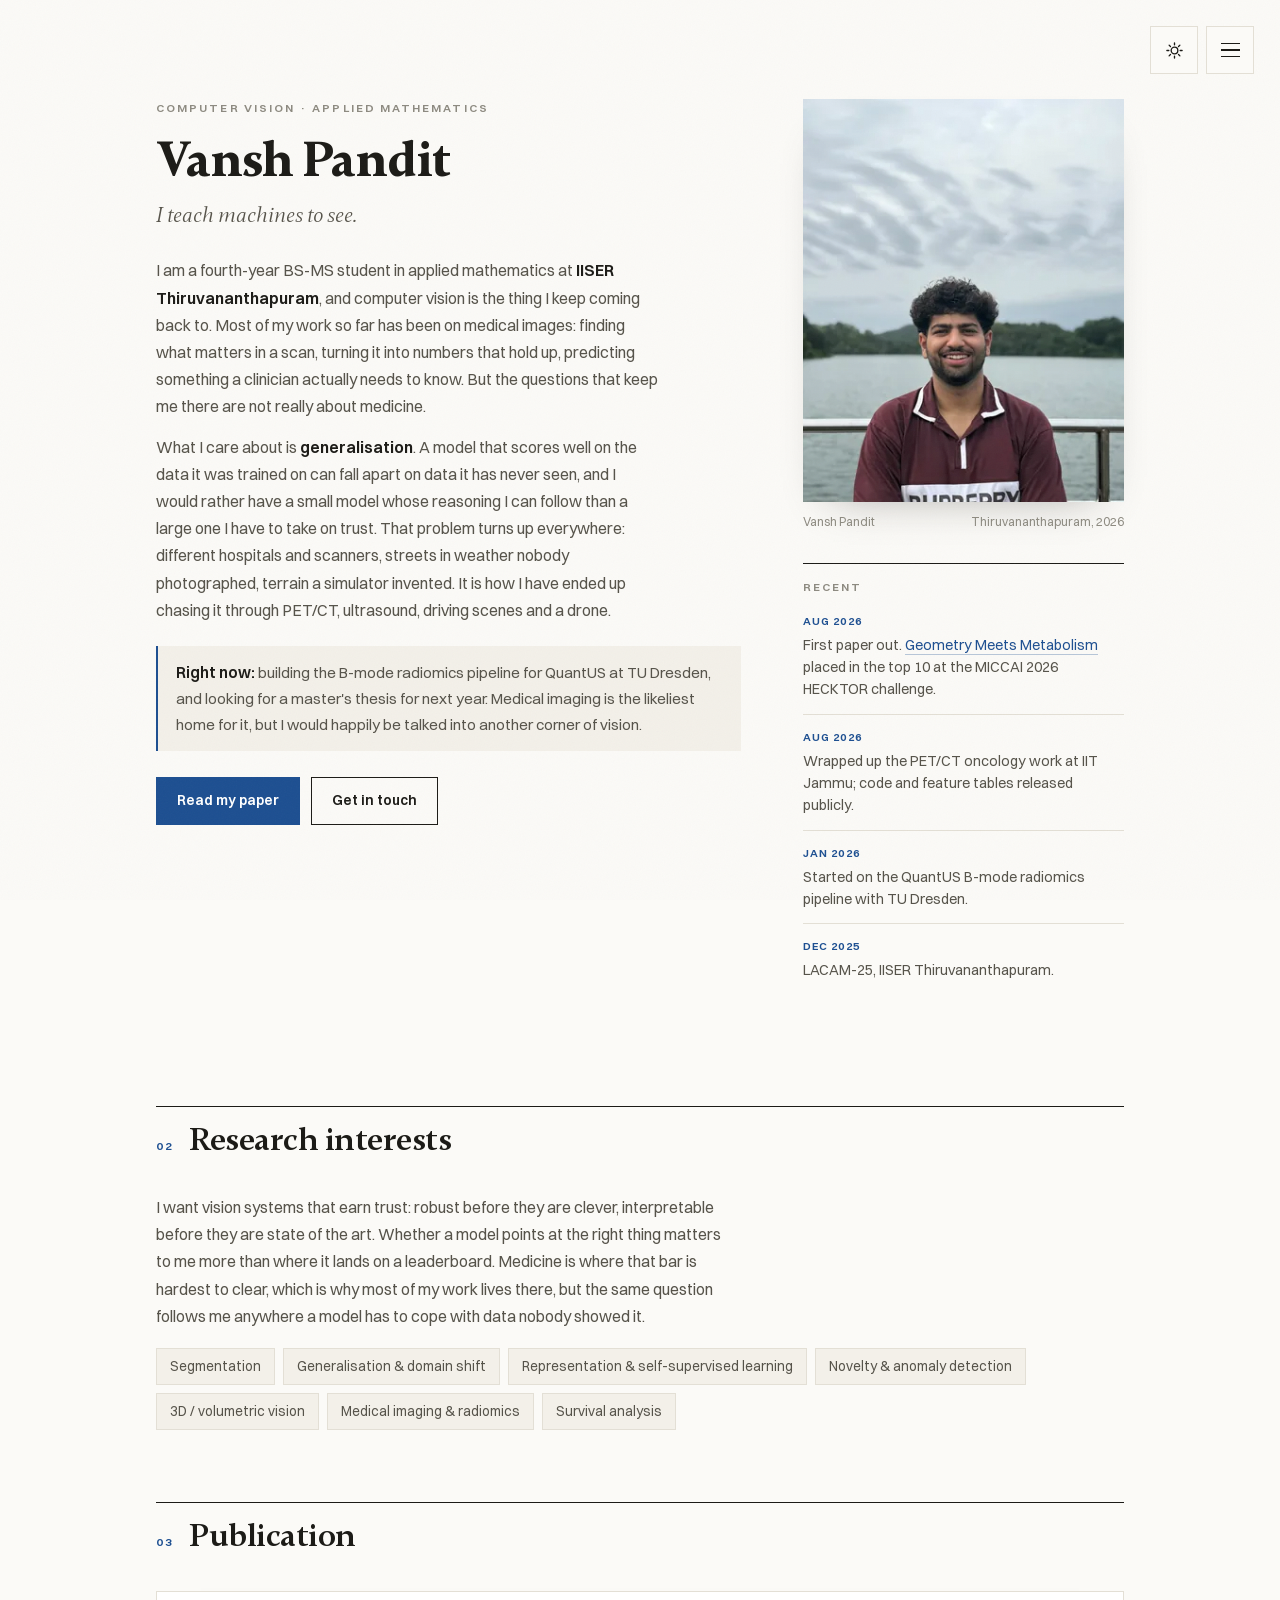
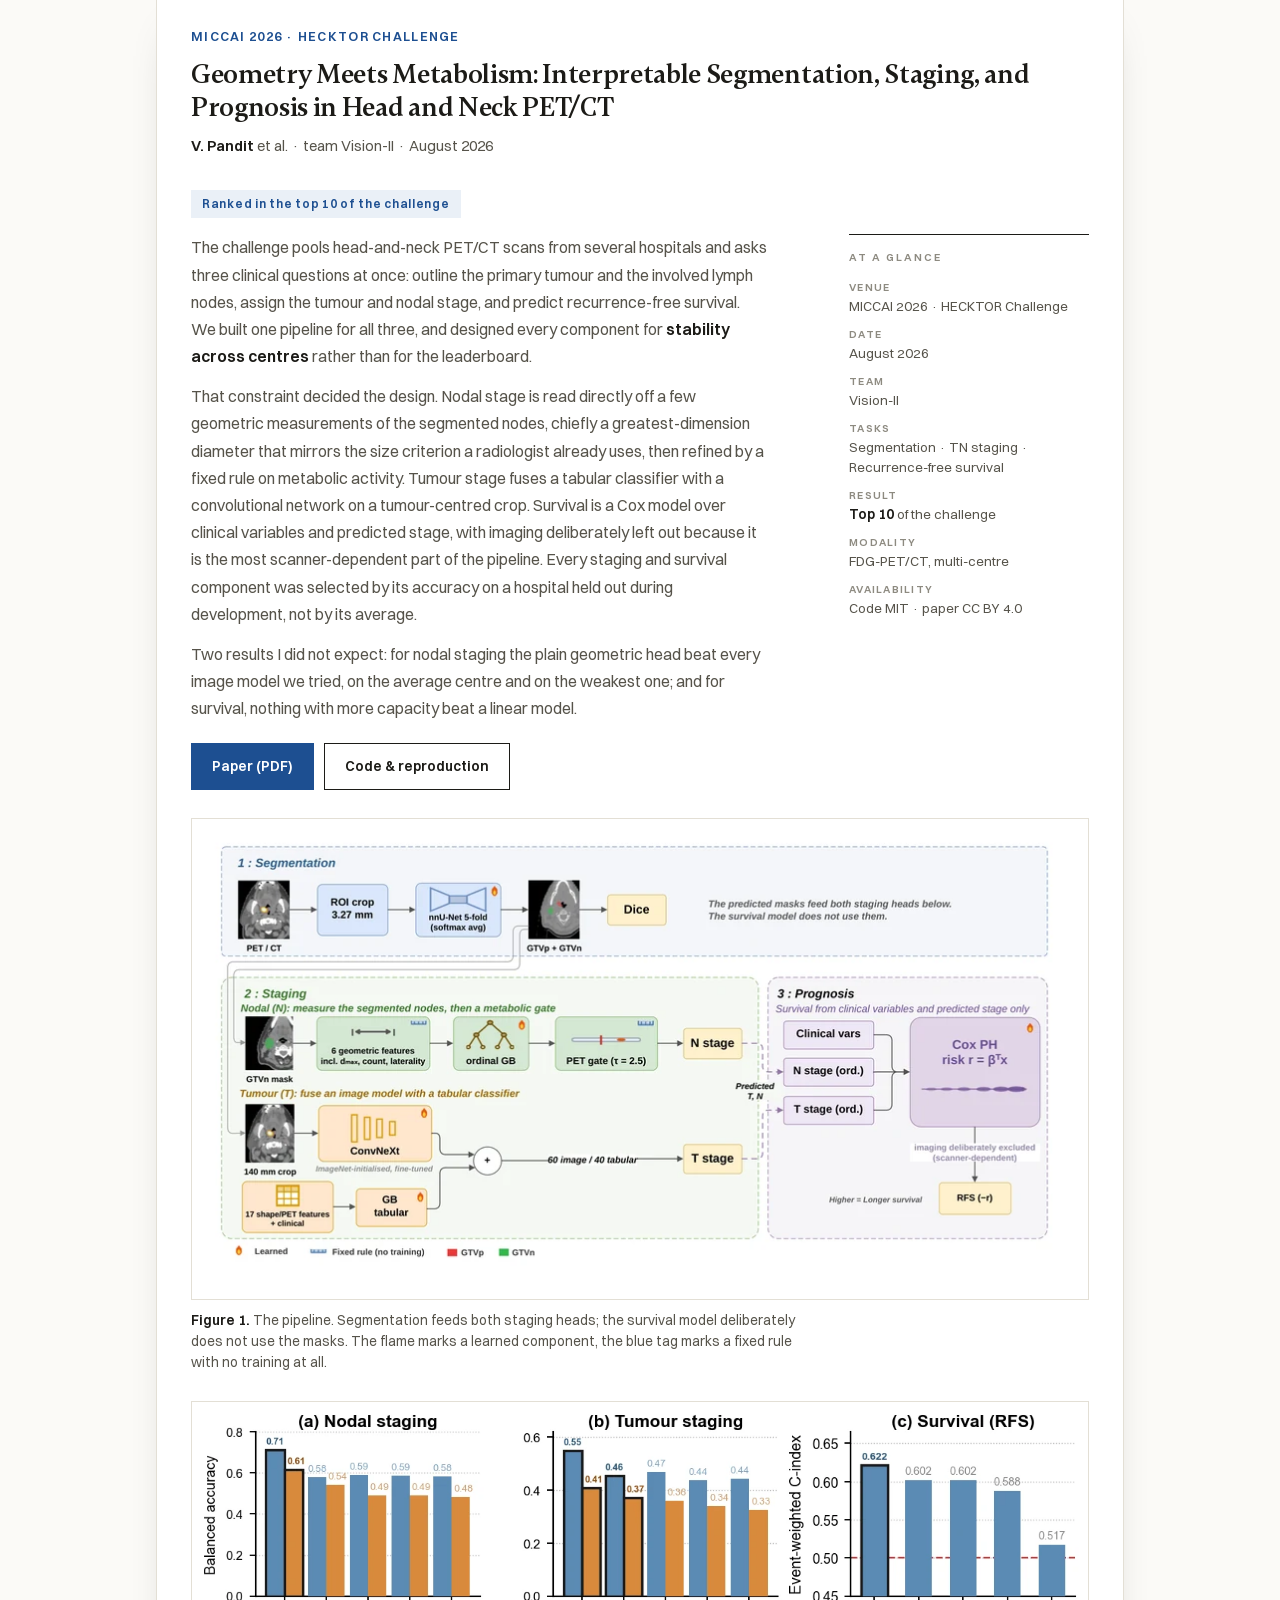
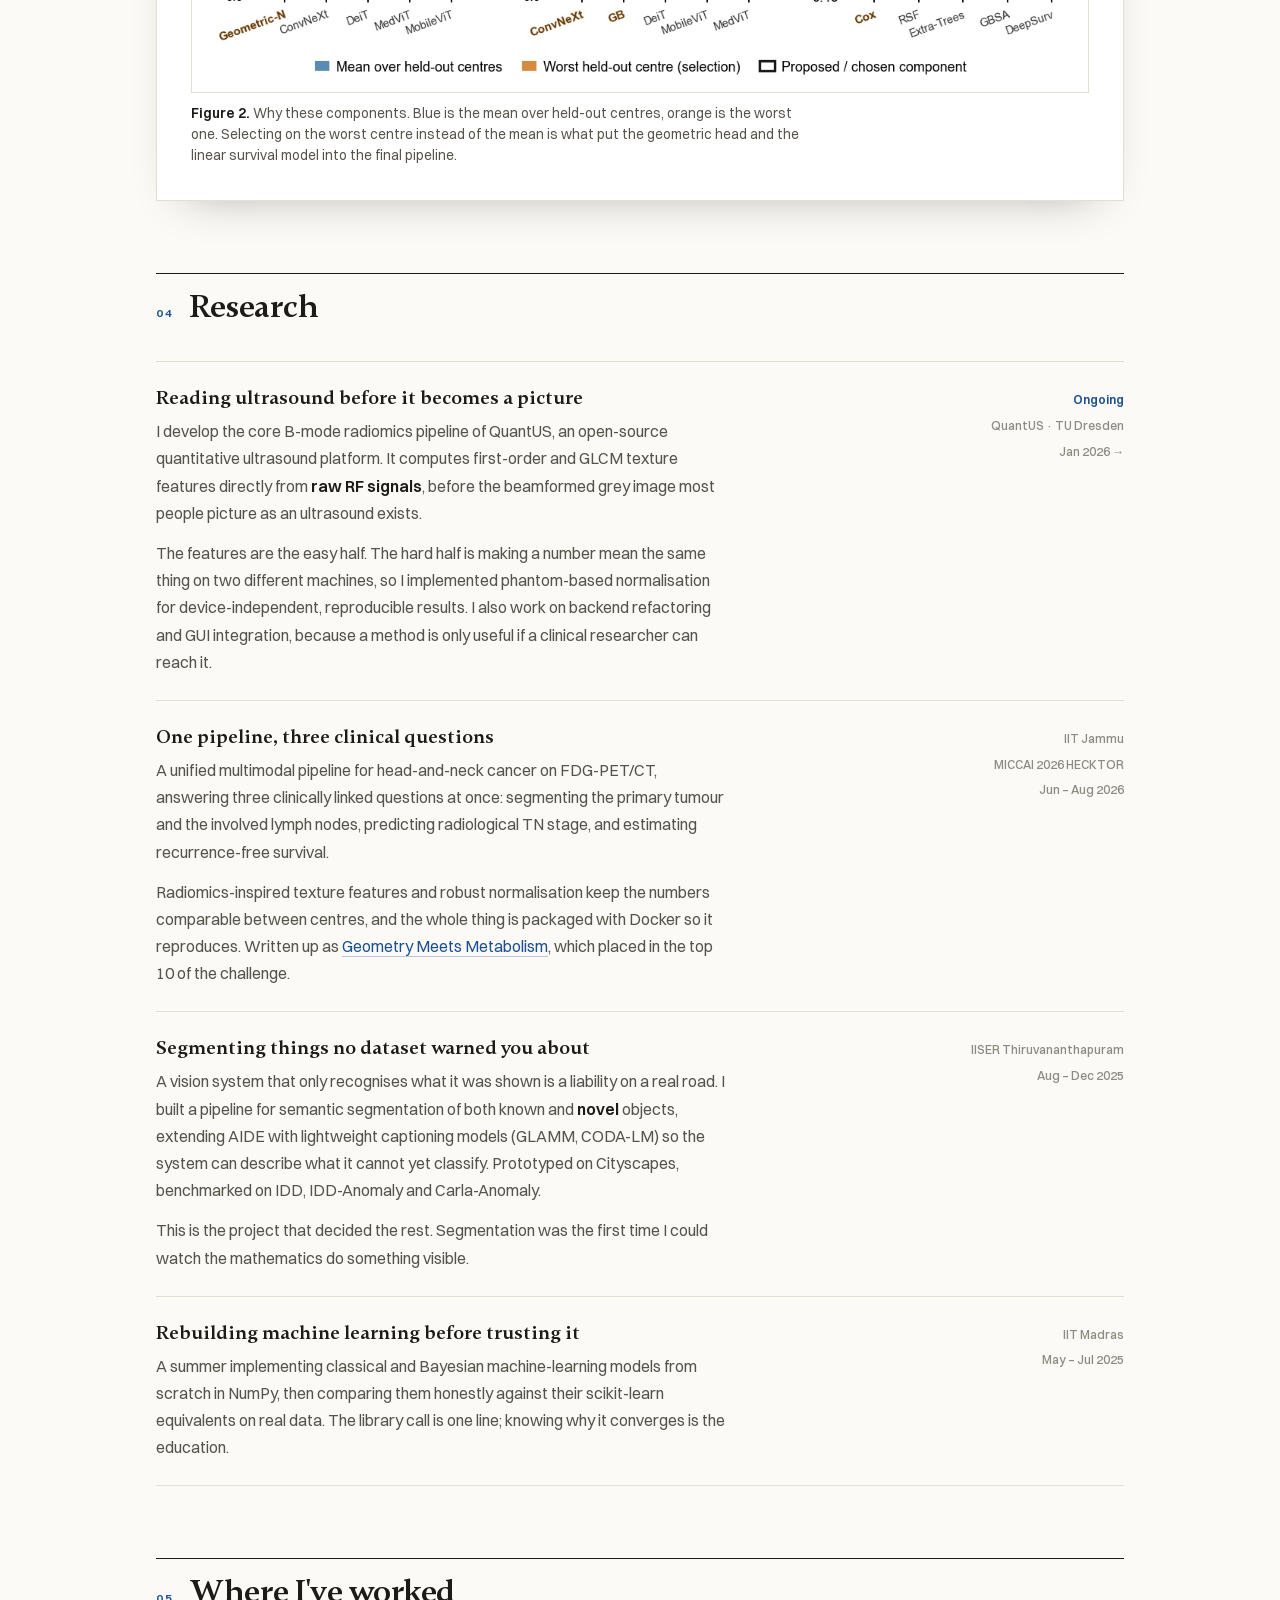
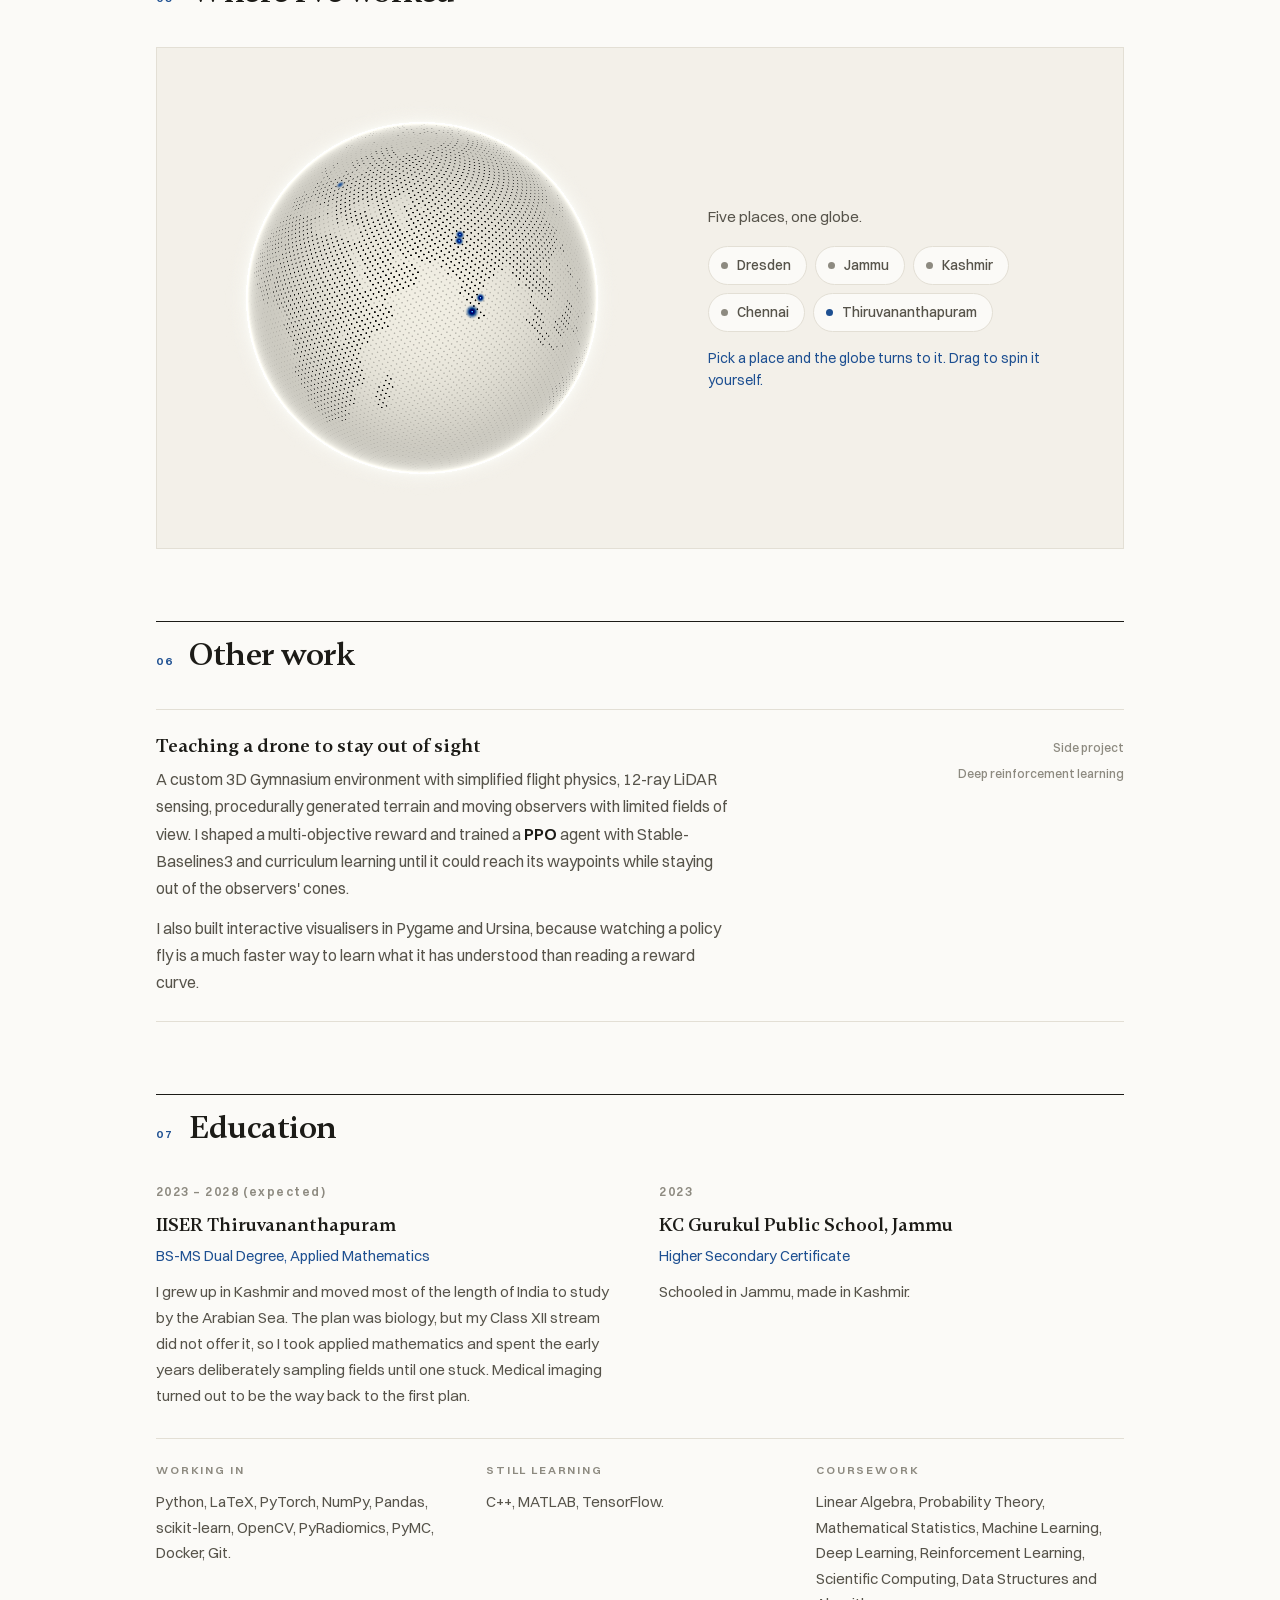
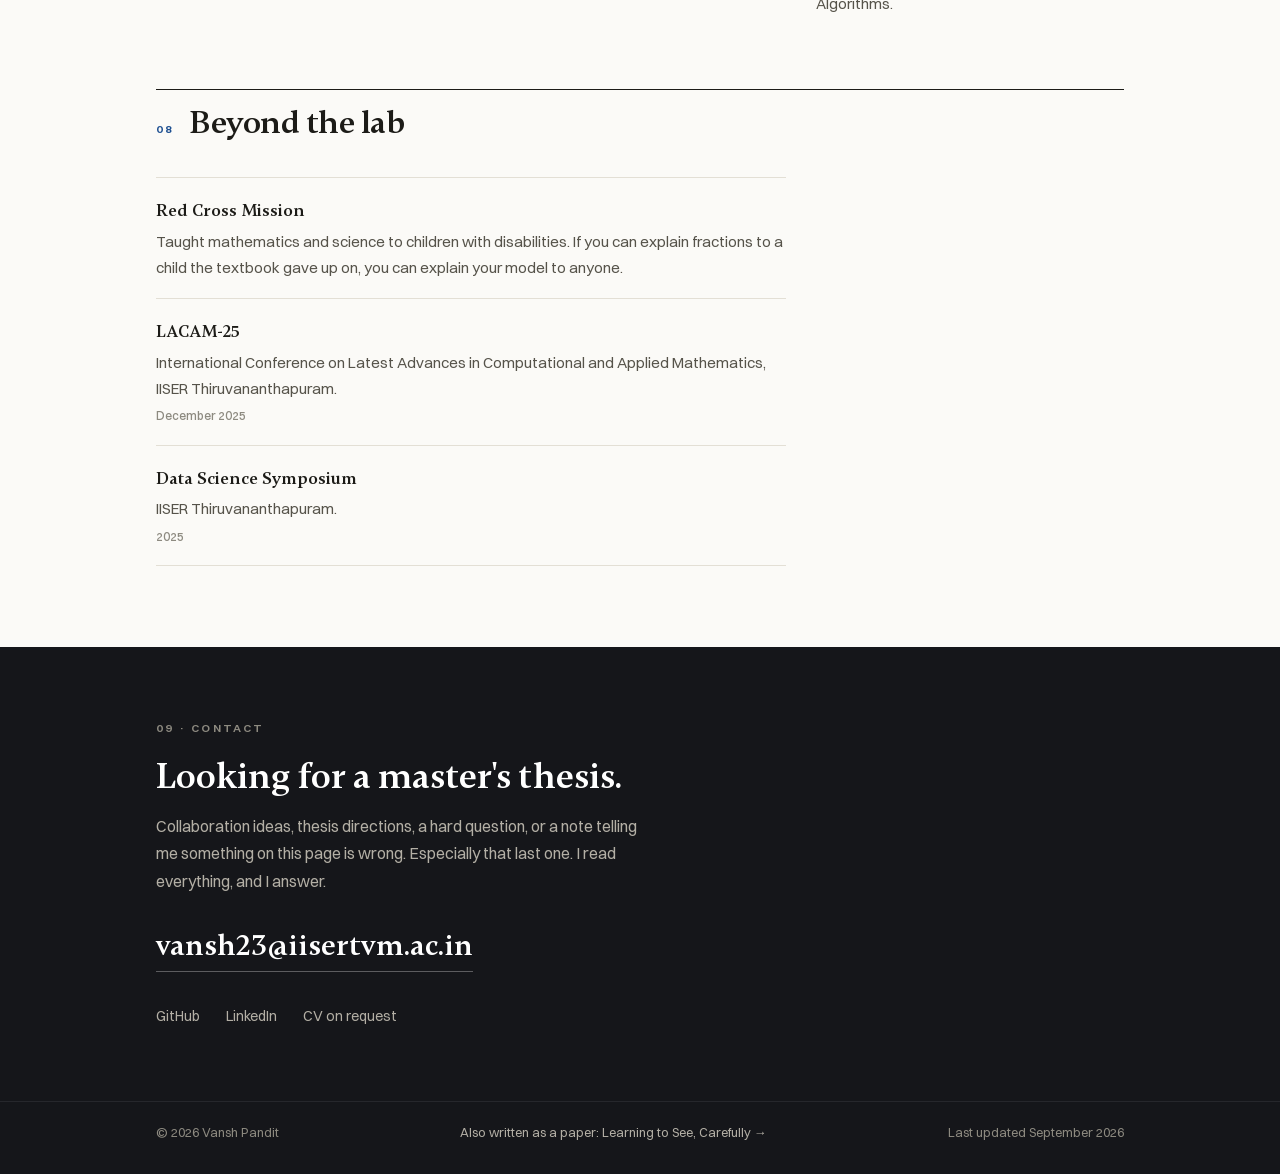
<file: index.html>
<!DOCTYPE html>
<html lang="en">
<head>
<meta charset="UTF-8" />
<meta name="viewport" content="width=device-width, initial-scale=1.0" />
<title>Vansh Pandit · Computer vision</title>
<meta name="description" content="Vansh Pandit is a BS-MS student in applied mathematics at IISER Thiruvananthapuram working in computer vision: segmentation, representation learning and generalisation. Most of the work so far has been in medical imaging, but the questions are not specific to medicine." />
<meta name="author" content="Vansh Pandit" />
<meta name="theme-color" content="#fbfaf7" media="(prefers-color-scheme: light)" />
<meta name="theme-color" content="#14151a" media="(prefers-color-scheme: dark)" />
<meta name="robots" content="index, follow" />
<script>
/* set the theme before first paint so there is no flash */
document.documentElement.classList.add('js');
(function(){try{var t=localStorage.getItem('theme');
if(t==='dark'||t==='light')document.documentElement.setAttribute('data-theme',t);}catch(e){}})();
</script>
<link rel="canonical" href="https://vansh287.github.io/portfolio/" />

<meta property="og:type" content="profile" />
<meta property="og:site_name" content="Vansh Pandit" />
<meta property="og:title" content="Vansh Pandit · Computer vision" />
<meta property="og:description" content="Computer vision: segmentation, representation learning, and whether a model still works on data it has never seen. Mostly medical imaging so far; open to the rest." />
<meta property="og:url" content="https://vansh287.github.io/portfolio/" />
<meta property="og:image" content="https://vansh287.github.io/portfolio/og-image.png" />
<meta property="og:image:width" content="1200" />
<meta property="og:image:height" content="630" />
<meta property="og:image:alt" content="Vansh Pandit, computer vision" />
<meta name="twitter:card" content="summary_large_image" />
<meta name="twitter:title" content="Vansh Pandit · Computer vision" />
<meta name="twitter:description" content="Computer vision: segmentation, representation learning, and whether a model still works on data it has never seen. Mostly medical imaging so far; open to the rest." />
<meta name="twitter:image" content="https://vansh287.github.io/portfolio/og-image.png" />

<link rel="preload" href="fonts/gambetta-700.woff2" as="font" type="font/woff2" crossorigin />
<link rel="preload" href="fonts/switzer-400.woff2" as="font" type="font/woff2" crossorigin />

<script type="application/ld+json">
{
  "@context": "https://schema.org",
  "@graph": [
    {
      "@type": "ScholarlyArticle",
      "name": "Geometry Meets Metabolism: Interpretable Segmentation, Staging, and Prognosis in Head and Neck PET/CT",
      "author": {
        "@type": "Person",
        "name": "Vansh Pandit",
        "url": "https://vansh287.github.io/portfolio/"
      },
      "datePublished": "2026-08-09",
      "inLanguage": "en",
      "license": "https://creativecommons.org/licenses/by/4.0/",
      "isPartOf": {
        "@type": "PublicationEvent",
        "name": "MICCAI 2026 HECKTOR Challenge"
      },
      "keywords": [
        "Head and neck cancer",
        "PET/CT",
        "Tumour segmentation",
        "TNM staging",
        "Survival analysis",
        "Interpretable models",
        "Cross-centre generalisation"
      ],
      "codeRepository": "https://github.com/vansh287/HECKTOR2026-VisionII",
      "url": "https://github.com/vansh287/HECKTOR2026-VisionII/blob/main/paper/HECKTOR_16.pdf"
    },
    {
      "@type": "Person",
      "name": "Vansh Pandit",
      "url": "https://vansh287.github.io/portfolio/",
      "image": "https://vansh287.github.io/portfolio/img/vansh.jpg",
      "jobTitle": "Student researcher, computer vision",
      "description": "BS-MS student in applied mathematics at IISER Thiruvananthapuram working in computer vision, with most of his work so far in medical image analysis.",
      "affiliation": {
        "@type": "CollegeOrUniversity",
        "name": "IISER Thiruvananthapuram"
      },
      "knowsAbout": [
        "Computer Vision",
        "Image Segmentation",
        "Representation Learning",
        "Domain Generalisation",
        "Anomaly Detection",
        "Medical Image Analysis",
        "Radiomics",
        "Reinforcement Learning",
        "Applied Mathematics"
      ],
      "sameAs": [
        "https://github.com/vansh287",
        "https://www.linkedin.com/in/vansh-pandit-884046272/"
      ]
    }
  ]
}
</script>

<link rel="icon" href="data:image/svg+xml,<svg xmlns='http://www.w3.org/2000/svg' viewBox='0 0 100 100'><rect width='100' height='100' rx='16' fill='%231c1b17'/><text x='50' y='68' font-family='Georgia,serif' font-size='54' font-weight='700' fill='%23fbfaf7' text-anchor='middle'>V</text></svg>" />

<style>
/* ===========================================================
   Gambetta (headings) + Switzer (text), Indian Type Foundry,
   self-hosted. Warm white, ink, one blue accent.
   =========================================================== */
@font-face{font-family:Gambetta;src:url('fonts/gambetta-400.woff2') format('woff2');font-weight:400;font-style:normal;font-display:swap}
@font-face{font-family:Gambetta;src:url('fonts/gambetta-400-italic.woff2') format('woff2');font-weight:400;font-style:italic;font-display:swap}
@font-face{font-family:Gambetta;src:url('fonts/gambetta-600.woff2') format('woff2');font-weight:600;font-style:normal;font-display:swap}
@font-face{font-family:Gambetta;src:url('fonts/gambetta-700.woff2') format('woff2');font-weight:700;font-style:normal;font-display:swap}
@font-face{font-family:Switzer;src:url('fonts/switzer-400.woff2') format('woff2');font-weight:400;font-style:normal;font-display:swap}
@font-face{font-family:Switzer;src:url('fonts/switzer-500.woff2') format('woff2');font-weight:500;font-style:normal;font-display:swap}
@font-face{font-family:Switzer;src:url('fonts/switzer-600.woff2') format('woff2');font-weight:600;font-style:normal;font-display:swap}

/* ---------- light (default) ---------- */
:root{
  color-scheme:light;
  --paper:#fbfaf7;
  --paper2:#f3f0e9;
  --card:#ffffff;
  --ink:#1c1b17;
  --ink2:#56534a;
  --faint:#8d8a80;
  --rule:#e3dfd5;
  --accent:#1d4f91;
  --accent-2:#163d70;
  --accent-tint:#eaf0f7;
  --on-accent:#ffffff;

  --band:#15161a;          /* contact + footer band */
  --band-ink:#ffffff;
  --band-ink2:#b3afa5;
  --band-faint:#8d8a80;
  --band-rule:#26272c;
  --band-link:#9dc0ee;

  --shadow:0 20px 44px -30px rgba(28,27,23,.42);
  --grain:.032;

  --serif:Gambetta,Georgia,'Times New Roman',serif;
  --sans:Switzer,'Helvetica Neue',Arial,sans-serif;

  --pad:clamp(20px,4.5vw,56px);
  --maxw:1080px;
}

/* ---------- dark tokens, shared by the toggle and the system default ---------- */
:root[data-theme="dark"]{
  color-scheme:dark;
  --paper:#14151a;
  --paper2:#1b1d24;
  --card:#191b21;
  --ink:#e9e7e1;
  --ink2:#a8a59d;
  --faint:#77746d;
  --rule:#2a2d35;
  --accent:#85acdf;
  --accent-2:#a6c6ef;
  --accent-tint:#1a2432;
  --on-accent:#10131a;

  --band:#1d2027;
  --band-ink:#f3f1eb;
  --band-ink2:#a8a59d;
  --band-faint:#77746d;
  --band-rule:#2d313a;
  --band-link:#9dc0ee;

  --shadow:0 20px 48px -26px rgba(0,0,0,.72);
  --grain:.05;
}
@media (prefers-color-scheme:dark){
  :root:not([data-theme="light"]){
    color-scheme:dark;
    --paper:#14151a;
    --paper2:#1b1d24;
    --card:#191b21;
    --ink:#e9e7e1;
    --ink2:#a8a59d;
    --faint:#77746d;
    --rule:#2a2d35;
    --accent:#85acdf;
    --accent-2:#a6c6ef;
    --accent-tint:#1a2432;
    --on-accent:#10131a;

    --band:#1d2027;
    --band-ink:#f3f1eb;
    --band-ink2:#a8a59d;
    --band-faint:#77746d;
    --band-rule:#2d313a;
    --band-link:#9dc0ee;

    --shadow:0 20px 48px -26px rgba(0,0,0,.72);
    --grain:.05;
  }
}

*{margin:0;padding:0;box-sizing:border-box}
html{-webkit-text-size-adjust:100%;scroll-behavior:smooth}
body{
  background:var(--paper);color:var(--ink);
  font-family:var(--sans);font-size:1rem;line-height:1.7;font-weight:400;
  -webkit-font-smoothing:antialiased;overflow-x:hidden;
  position:relative;
}
body.locked{overflow:hidden}
img{max-width:100%;display:block}

/* a whisper of paper grain, gives the flat colour some tooth */
body::after{
  content:'';position:fixed;inset:0;z-index:1;pointer-events:none;
  opacity:var(--grain);
  background-image:url("data:image/svg+xml,%3Csvg xmlns='http://www.w3.org/2000/svg' width='200' height='200'%3E%3Cfilter id='n'%3E%3CfeTurbulence type='fractalNoise' baseFrequency='0.82' numOctaves='3' stitchTiles='stitch'/%3E%3C/filter%3E%3Crect width='100%25' height='100%25' filter='url(%23n)'/%3E%3C/svg%3E");
}

/* the theme swap, eased rather than snapped */
html.theming,
html.theming body,
html.theming *{
  transition:background-color .38s ease, color .38s ease,
             border-color .38s ease, fill .38s ease, stroke .38s ease !important;
}

/* Blocks lift into place as they enter the viewport.
   Driven entirely by the native scroll timeline: no JavaScript, and in any
   browser without support the rule never applies, so content is always visible. */
@media (prefers-reduced-motion: no-preference){

  /* The intro settles in on load. It is above the fold, so this always
     completes; it is the one place a fade is safe. */
  .introgrid > *{animation:intro-in .7s cubic-bezier(.22,.7,.3,1) both}
  .introgrid > *:nth-child(2){animation-delay:.09s}
  @keyframes intro-in{
    from{opacity:0;transform:translateY(12px)}
    to{opacity:1;transform:none}
  }

  /* Everything below lifts as it scrolls into view, driven by the native
     scroll timeline. It animates position only, never opacity, so a browser
     without support, or a stalled timeline, still shows every word. */
  @supports (animation-timeline: view()){
    .reveal{
      animation:lift linear both;
      animation-timeline:view();
      animation-range:entry 0% entry 44%;
    }
    @keyframes lift{
      from{transform:translateY(18px)}
      to{transform:none}
    }
  }
}
::selection{background:var(--accent);color:var(--on-accent)}

a{color:var(--accent);text-decoration:none}
a:focus-visible,button:focus-visible{outline:2px solid var(--accent);outline-offset:3px;border-radius:2px}

.wrap{max-width:var(--maxw);margin:0 auto;padding:0 var(--pad)}

.skip{
  position:absolute;left:-9999px;top:0;z-index:200;
  background:var(--ink);color:var(--paper);padding:11px 18px;font-size:.9rem;font-weight:600;
}
.skip:focus{left:12px;top:12px}

/* ---------- small shared pieces ---------- */
.kicker{
  font-size:.72rem;font-weight:600;letter-spacing:.18em;text-transform:uppercase;
  color:var(--faint);
}
.lede{font-size:1.1rem;line-height:1.62;color:var(--ink2)}
p + p{margin-top:13px}
.prose{max-width:64ch;color:var(--ink2)}
.prose b,.prose strong{font-weight:600;color:var(--ink)}
.inline{
  color:var(--accent);position:relative;
  background-image:linear-gradient(var(--accent),var(--accent));
  background-size:0% 1px;background-position:0 100%;background-repeat:no-repeat;
  border-bottom:1px solid color-mix(in srgb,var(--accent) 30%,transparent);
  transition:background-size .3s cubic-bezier(.22,.7,.3,1);
}
.inline:hover{background-size:100% 1px}

.btn{
  display:inline-flex;align-items:center;gap:8px;
  font-family:var(--sans);font-size:.86rem;font-weight:600;
  padding:11px 20px;border:1px solid var(--ink);color:var(--ink);background:none;
  transition:background .16s,color .16s;cursor:pointer;
}
.btn{transition:background .18s,color .18s,transform .18s,box-shadow .18s,border-color .18s}
.btn:hover{background:var(--ink);color:var(--paper);transform:translateY(-2px);box-shadow:var(--shadow)}
.btn:active{transform:translateY(0)}
.btn.primary{background:var(--accent);border-color:var(--accent);color:var(--on-accent)}
.btn.primary:hover{background:var(--accent-2);border-color:var(--accent-2)}

/* ===========================================================
   MENU: three-line button, top right
   =========================================================== */
.chrome{
  position:fixed;top:clamp(14px,2.4vw,26px);right:clamp(14px,2.4vw,26px);z-index:120;
  display:flex;gap:8px;
}
#menubtn,#themebtn{
  width:48px;height:48px;flex:none;
  display:flex;align-items:center;justify-content:center;
  background:var(--paper);border:1px solid var(--rule);cursor:pointer;
  transition:border-color .2s,background .2s,transform .2s,box-shadow .2s;
}
#menubtn{flex-direction:column;gap:5px}
#menubtn:hover,#themebtn:hover{border-color:var(--accent);transform:translateY(-1px);box-shadow:var(--shadow)}
#themebtn svg{width:19px;height:19px;stroke:var(--ink);fill:none;stroke-width:1.7;
  stroke-linecap:round;stroke-linejoin:round;transition:transform .45s cubic-bezier(.3,1.3,.4,1)}
#themebtn:hover svg{transform:rotate(28deg)}
#themebtn .moon{display:none}
:root[data-theme="dark"] #themebtn .sun{display:none}
:root[data-theme="dark"] #themebtn .moon{display:block}
@media (prefers-color-scheme:dark){
  :root:not([data-theme="light"]) #themebtn .sun{display:none}
  :root:not([data-theme="light"]) #themebtn .moon{display:block}
}
#menubtn span{display:block;width:19px;height:1.6px;background:var(--ink);transition:transform .26s ease,opacity .18s ease}
#menubtn[aria-expanded="true"] span:nth-child(1){transform:translateY(6.6px) rotate(45deg)}
#menubtn[aria-expanded="true"] span:nth-child(2){opacity:0}
#menubtn[aria-expanded="true"] span:nth-child(3){transform:translateY(-6.6px) rotate(-45deg)}

#scrim{
  position:fixed;inset:0;z-index:110;background:rgba(28,27,23,.34);
  opacity:0;visibility:hidden;transition:opacity .25s,visibility .25s;
}
#scrim.open{opacity:1;visibility:visible}

#menu{
  position:fixed;z-index:115;
  top:calc(clamp(14px,2.4vw,26px) + 56px);right:clamp(14px,2.4vw,26px);
  width:min(300px,calc(100vw - 28px));
  background:var(--paper);border:1px solid var(--rule);
  padding:12px 10px;box-shadow:var(--shadow);
  opacity:0;visibility:hidden;transform:translateY(-8px);
  transition:opacity .22s ease,transform .22s ease,visibility .22s;
}
#menu.open{opacity:1;visibility:visible;transform:none}
#menu a{
  display:flex;align-items:baseline;gap:12px;
  padding:9px 14px;color:var(--ink);font-size:.98rem;font-weight:500;
  border-radius:2px;transition:background .15s,color .15s;
}
#menu a{transition:background .16s,color .16s,padding-left .16s}
#menu a:hover{background:var(--paper2);color:var(--accent);padding-left:19px}
#menu a i{
  font-style:normal;font-size:.7rem;font-weight:600;letter-spacing:.1em;
  color:var(--faint);min-width:20px;
}
#menu .sep{height:1px;background:var(--rule);margin:10px 14px}
#menu .out{color:var(--accent)}
#menu a.here{background:var(--accent-tint);color:var(--accent)}
#menu a.here i{color:var(--accent)}

/* ===========================================================
   INTRO
   =========================================================== */
#intro{padding-top:clamp(62px,11vh,104px);padding-bottom:clamp(30px,4.5vw,52px)}
.introgrid{
  display:grid;grid-template-columns:minmax(0,1.42fr) minmax(0,.78fr);
  gap:clamp(28px,5vw,62px);align-items:start;
}
h1{
  font-family:var(--serif);font-weight:700;
  font-size:clamp(2.1rem,4.4vw,3.15rem);line-height:1.08;letter-spacing:-.02em;
  margin:14px 0 10px;
}
.role{
  font-family:var(--serif);font-style:italic;font-weight:400;
  font-size:clamp(1.1rem,2.1vw,1.34rem);color:var(--ink2);margin-bottom:24px;
}
.introgrid .prose{max-width:56ch}
.here{
  margin-top:22px;padding:14px 18px;background:var(--paper2);
  border-left:2px solid var(--accent);font-size:.95rem;color:var(--ink2);
}
.here b{color:var(--ink);font-weight:600}
.introlinks{display:flex;flex-wrap:wrap;gap:11px;margin-top:26px}

.portrait{position:relative}
.portrait img{width:100%;height:auto;background:#101116;box-shadow:var(--shadow)}
.portrait figcaption{
  margin-top:10px;font-size:.76rem;color:var(--faint);
  display:flex;justify-content:space-between;gap:12px;
}
.updates{margin-top:30px;border-top:1px solid var(--ink);padding-top:14px}
.updates h2{
  font-family:var(--sans);font-size:.72rem;font-weight:600;letter-spacing:.18em;
  text-transform:uppercase;color:var(--faint);margin-bottom:14px;
}
.updates ul{list-style:none}
.updates li{padding-bottom:13px;margin-bottom:13px;border-bottom:1px solid var(--rule);transition:transform .22s}
.updates li:hover{transform:translateX(3px)}
.updates li:last-child{border-bottom:0;padding-bottom:0;margin-bottom:0}
.updates .d{
  display:block;font-size:.7rem;font-weight:600;letter-spacing:.1em;text-transform:uppercase;
  color:var(--accent);margin-bottom:3px;
}
.updates p{font-size:.9rem;line-height:1.55;color:var(--ink2)}

@media(max-width:820px){
  .introgrid{grid-template-columns:1fr;gap:26px}
  .side{display:contents}
  .portrait{order:-1;max-width:230px}
  .portrait figcaption{display:none}
  .updates{margin-top:6px}
}

/* ===========================================================
   SECTIONS
   =========================================================== */
section.s{padding-top:clamp(56px,8vh,88px)}
.shead{
  display:flex;align-items:baseline;gap:16px;
  border-top:1px solid var(--ink);padding-top:14px;margin-bottom:clamp(24px,3.4vw,36px);
}
.shead .n{font-size:.72rem;font-weight:600;letter-spacing:.14em;color:var(--accent);padding-top:5px}
.shead h2{
  font-family:var(--serif);font-weight:600;
  font-size:clamp(1.5rem,2.8vw,2.05rem);line-height:1.14;letter-spacing:-.015em;
}

/* interests */
.tags{display:flex;flex-wrap:wrap;gap:8px;margin-top:18px}
.tags span{
  font-size:.85rem;color:var(--ink2);background:var(--paper2);
  border:1px solid var(--rule);padding:6px 13px;
  transition:color .2s,border-color .2s,transform .2s,background .2s;cursor:default;
}
.tags span:hover{color:var(--accent);border-color:var(--accent);transform:translateY(-2px);background:var(--accent-tint)}

/* ---------- publication ---------- */
.paper{
  border:1px solid var(--rule);background:var(--card);box-shadow:var(--shadow);
  padding:clamp(22px,3.4vw,34px);
}
.paper .venue{font-size:.8rem;font-weight:600;letter-spacing:.1em;text-transform:uppercase;color:var(--accent);margin-bottom:12px}
.paper h3{
  font-family:var(--serif);font-weight:600;font-size:clamp(1.22rem,2.4vw,1.68rem);
  line-height:1.22;letter-spacing:-.012em;margin-bottom:9px;
}
.paper .authors{font-size:.92rem;color:var(--ink2);margin-bottom:18px}
.paper .authors em{font-style:normal;font-weight:600;color:var(--ink)}
.badge{
  display:inline-block;font-size:.75rem;font-weight:600;letter-spacing:.06em;
  background:var(--accent-tint);color:var(--accent);padding:4px 11px;margin-bottom:16px;
}
.paperlinks{display:flex;flex-wrap:wrap;gap:10px;margin-top:20px}
.paperbody{display:grid;grid-template-columns:minmax(0,1fr) clamp(190px,21vw,240px);gap:clamp(20px,3.4vw,46px)}
@media(max-width:820px){.paperbody{grid-template-columns:1fr}}
.glance{border-top:1px solid var(--ink);padding-top:13px;align-self:start}
.glance h4{
  font-size:.68rem;font-weight:600;letter-spacing:.18em;text-transform:uppercase;
  color:var(--faint);margin-bottom:13px;
}
.glance dl{font-size:.84rem;line-height:1.5}
.glance dt{
  font-size:.66rem;font-weight:600;letter-spacing:.12em;text-transform:uppercase;
  color:var(--faint);margin-top:11px;
}
.glance dt:first-of-type{margin-top:0}
.glance dd{color:var(--ink2)}
.glance dd b{color:var(--ink);font-weight:600}

figure.plate{margin-top:28px}
figure.plate img{width:100%;height:auto;border:1px solid var(--rule);background:#fff}
.zoom{display:block;position:relative}
.zoom .zoomtag{
  position:absolute;right:10px;bottom:10px;
  font-size:.7rem;font-weight:600;letter-spacing:.08em;text-transform:uppercase;
  background:var(--ink);color:var(--paper);padding:5px 10px;
  opacity:0;transition:opacity .18s;pointer-events:none;
}
.zoom:hover .zoomtag,.zoom:focus-visible .zoomtag{opacity:.92}
.zoom:hover img{border-color:var(--accent)}
figure.plate figcaption{
  margin-top:10px;font-size:.85rem;line-height:1.55;color:var(--ink2);max-width:76ch;
}
figure.plate figcaption b{color:var(--ink);font-weight:600}

/* ---------- work list ---------- */
.item{
  display:grid;grid-template-columns:minmax(0,1fr) clamp(150px,17vw,210px);
  gap:clamp(14px,2.6vw,34px);
  border-bottom:1px solid var(--rule);padding:24px 0;
  position:relative;transition:background .25s;
}
.item:first-of-type{border-top:1px solid var(--rule)}
/* a quiet lift on hover: tint bleeds past the text column, accent bar on the left */
.item::before{
  content:'';position:absolute;top:0;bottom:0;left:calc(var(--pad) * -0.5);right:calc(var(--pad) * -0.5);
  background:var(--paper2);opacity:0;transition:opacity .25s;z-index:-1;
}
.item::after{
  content:'';position:absolute;left:calc(var(--pad) * -0.5);top:0;bottom:0;width:2px;
  background:var(--accent);transform:scaleY(0);transform-origin:top;
  transition:transform .3s cubic-bezier(.22,.7,.3,1);
}
.item:hover::before{opacity:.55}
.item:hover::after{transform:scaleY(1)}
.item h3{
  font-family:var(--serif);font-weight:600;font-size:1.22rem;line-height:1.28;margin-bottom:7px;
  transition:color .22s;
}
.item:hover h3{color:var(--accent)}
.item .meta{
  font-size:.76rem;font-weight:500;color:var(--faint);
  display:flex;flex-direction:column;gap:5px;text-align:right;padding-top:4px;
}
.item .meta .now{color:var(--accent);font-weight:600}
@media(max-width:720px){
  .item{grid-template-columns:1fr;gap:8px}
  .item .meta{flex-direction:row;flex-wrap:wrap;gap:4px 14px;text-align:left;order:-1;padding-top:0}
}

/* the flat map, kept as the fallback when WebGL is unavailable */
.map .grat{stroke:var(--rule);stroke-width:1;stroke-dasharray:2 6}
.map .axis{fill:var(--faint);font-family:var(--sans);font-size:9px;letter-spacing:.06em}
.map .move{fill:none;stroke:var(--rule);stroke-width:1.2;stroke-dasharray:2 6}
.map .arc{fill:none;stroke:var(--accent);stroke-width:1.3;stroke-dasharray:4 6;opacity:.55}
.map .node circle.c{fill:var(--paper);stroke:var(--ink);stroke-width:1.6}
.map .node text{fill:var(--ink2);font-family:var(--sans);font-size:11px;font-weight:500}
.map .home circle.c{fill:var(--accent);stroke:var(--accent)}
.map .foot{fill:var(--faint);font-family:var(--sans);font-size:9px;font-style:italic}

/* ---------- globe ---------- */
.globewrap{
  display:grid;grid-template-columns:minmax(0,1fr) minmax(0,.82fr);
  gap:clamp(20px,4vw,52px);align-items:center;
  border:1px solid var(--rule);background:var(--paper2);
  padding:clamp(16px,3vw,30px);
}
.globestage{position:relative;aspect-ratio:1;width:100%;max-width:440px;margin:0 auto}
#globe{
  width:100%;height:100%;display:block;
  contain:layout paint size;opacity:0;transition:opacity .6s ease;cursor:grab;
}
#globe.on{opacity:1}
#globe.dragging{cursor:grabbing}
.globefallback{position:absolute;inset:0;display:flex;align-items:center;justify-content:center}
.globefallback svg{width:100%;height:auto}
.globewrap.live .globefallback{display:none}

.placeslead{font-size:.95rem;color:var(--ink2);margin-bottom:16px;max-width:34ch}
ul.placelist{list-style:none;display:flex;flex-wrap:wrap;gap:8px;margin-bottom:16px}
.placebtn{
  display:inline-flex;align-items:center;gap:9px;
  font:inherit;font-size:.85rem;font-weight:500;color:var(--ink2);
  background:var(--paper);border:1px solid var(--rule);border-radius:999px;
  padding:7px 15px 7px 12px;cursor:pointer;
  transition:border-color .18s,color .18s,background .18s;
}
.placebtn:hover{border-color:var(--accent);color:var(--accent)}
.placebtn .dot{
  width:7px;height:7px;border-radius:50%;background:var(--faint);
  transition:background .18s,box-shadow .18s;flex:none;
}
.placebtn.home .dot{background:var(--accent)}
.placebtn[aria-pressed="true"]{
  border-color:var(--accent);background:var(--accent-tint);color:var(--accent);font-weight:600;
}
.placebtn[aria-pressed="true"] .dot{background:var(--accent);box-shadow:0 0 0 3px var(--accent-tint)}
.placebtn:focus-visible{outline:2px solid var(--accent);outline-offset:2px}

.mapcap{font-size:.88rem;color:var(--ink2);line-height:1.55;min-height:3.1em}
#mapread{color:var(--accent)}

@media(max-width:820px){
  .globewrap{grid-template-columns:1fr;gap:22px}
  .globestage{max-width:320px}
}

/* ---------- education / two-up ---------- */
.twoup{display:grid;grid-template-columns:repeat(auto-fit,minmax(min(100%,280px),1fr));gap:clamp(20px,3vw,44px)}
.edu .yr{font-size:.76rem;font-weight:600;letter-spacing:.12em;color:var(--faint);margin-bottom:7px}
.edu h3{font-family:var(--serif);font-weight:600;font-size:1.16rem;margin-bottom:3px;transition:color .2s}
.edu:hover h3{color:var(--accent)}
.edu .deg{font-size:.92rem;color:var(--accent);margin-bottom:10px}
.edu p{font-size:.95rem;color:var(--ink2)}

.kit{border-top:1px solid var(--rule);margin-top:30px;padding-top:22px;
  display:grid;grid-template-columns:repeat(auto-fit,minmax(min(100%,230px),1fr));gap:22px}
.kit h4{font-size:.72rem;font-weight:600;letter-spacing:.16em;text-transform:uppercase;color:var(--faint);margin-bottom:8px}
.kit p{font-size:.94rem;color:var(--ink2)}

/* ---------- beyond ---------- */
ul.beyond{list-style:none}
ul.beyond li{border-bottom:1px solid var(--rule);padding:18px 0;max-width:70ch}
ul.beyond li:first-child{border-top:1px solid var(--rule)}
ul.beyond b{font-family:var(--serif);font-weight:600;font-size:1.08rem;color:var(--ink);display:block;margin-bottom:3px}
ul.beyond p{font-size:.95rem;color:var(--ink2)}
ul.beyond .when{font-size:.74rem;font-weight:500;color:var(--faint);margin-top:5px}

/* ---------- contact ---------- */
#contact{margin-top:clamp(60px,9vh,96px);background:var(--band);color:var(--band-ink2)}
#contact .inner{padding-top:clamp(42px,6vw,72px);padding-bottom:clamp(42px,6vw,72px)}
#contact h2{
  font-family:var(--serif);font-weight:600;color:var(--band-ink);
  font-size:clamp(1.6rem,3.2vw,2.3rem);line-height:1.16;margin-bottom:14px;
}
#contact .kicker{color:var(--band-faint);margin-bottom:18px}
#contact p{color:var(--band-ink2);max-width:56ch}
.mailbig{
  display:inline-block;margin:26px 0 6px;font-family:var(--serif);font-weight:600;
  font-size:clamp(1.15rem,3vw,1.85rem);color:var(--band-ink);
  border-bottom:1px solid rgba(255,255,255,.3);transition:border-color .16s,color .16s;
  word-break:break-word;
}
.mailbig:hover{color:var(--band-link);border-bottom-color:var(--band-link)}
.cxlinks{display:flex;flex-wrap:wrap;gap:10px 26px;margin-top:26px;font-size:.9rem}
.cxlinks a{color:var(--band-ink2);border-bottom:1px solid transparent;transition:color .16s,border-color .16s}
.cxlinks a:hover{color:var(--band-ink);border-bottom-color:rgba(255,255,255,.4)}

footer{background:var(--band);color:var(--band-faint);font-size:.8rem;border-top:1px solid var(--band-rule)}
footer .inner{padding-top:20px;padding-bottom:30px;display:flex;flex-wrap:wrap;gap:6px 24px;justify-content:space-between}
footer .altlink{color:var(--band-ink2);border-bottom:1px solid transparent;transition:color .16s,border-color .16s}
footer .altlink:hover{color:var(--band-link);border-bottom-color:currentColor}

@media (prefers-reduced-motion:reduce){
  *,*::before,*::after{animation:none!important;transition:none!important}
  html{scroll-behavior:auto}
}
@media print{
  .chrome,#menu,#scrim{display:none}
  body::after{display:none}
  .paper,.portrait img{box-shadow:none}
  #contact,footer{background:#fff;color:#000}
  #contact h2,.mailbig{color:#000}
  #contact p,.cxlinks a{color:#333}
  figure.plate,.item{break-inside:avoid}
}
</style>
</head>
<body>

<a class="skip" href="#intro">Skip to content</a>

<!-- ==================== MENU ==================== -->
<div class="chrome">
  <button id="themebtn" type="button" aria-label="Switch to dark theme">
    <svg class="sun" viewBox="0 0 24 24" aria-hidden="true">
      <circle cx="12" cy="12" r="4.2"/>
      <path d="M12 2.4v2.4M12 19.2v2.4M2.4 12h2.4M19.2 12h2.4M5.2 5.2l1.7 1.7M17.1 17.1l1.7 1.7M18.8 5.2l-1.7 1.7M6.9 17.1l-1.7 1.7"/>
    </svg>
    <svg class="moon" viewBox="0 0 24 24" aria-hidden="true">
      <path d="M20.5 14.6A8.6 8.6 0 0 1 9.4 3.5a8.6 8.6 0 1 0 11.1 11.1z"/>
    </svg>
  </button>
  <button id="menubtn" type="button" aria-label="Open menu" aria-expanded="false" aria-controls="menu">
    <span></span><span></span><span></span>
  </button>
</div>
<div id="scrim"></div>
<nav id="menu" aria-label="Sections">
  <a href="#intro"><i>01</i>Introduction</a>
  <a href="#interests"><i>02</i>Research interests</a>
  <a href="#publication"><i>03</i>Publication</a>
  <a href="#research"><i>04</i>Research</a>
  <a href="#places"><i>05</i>Where I&#39;ve worked</a>
  <a href="#other"><i>06</i>Other work</a>
  <a href="#education"><i>07</i>Education</a>
  <a href="#beyond"><i>08</i>Beyond the lab</a>
  <a href="#contact"><i>09</i>Contact</a>
  <div class="sep"></div>
  <a class="out" href="https://github.com/vansh287" rel="me noopener"><i>&nearr;</i>GitHub</a>
  <a class="out" href="https://www.linkedin.com/in/vansh-pandit-884046272/" rel="me noopener"><i>&nearr;</i>LinkedIn</a>
</nav>

<main>

<!-- ==================== INTRO ==================== -->
<section id="intro" class="wrap">
  <div class="introgrid">
    <div>
      <p class="kicker">Computer vision · Applied mathematics</p>
      <h1>Vansh Pandit</h1>
      <p class="role">I teach machines to see.</p>

      <div class="prose">
        <p>I am a fourth-year BS-MS student in applied mathematics at <b>IISER Thiruvananthapuram</b>, and computer vision is the thing I keep coming back to. Most of my work so far has been on medical images: finding what matters in a scan, turning it into numbers that hold up, predicting something a clinician actually needs to know. But the questions that keep me there are not really about medicine.</p>
        <p>What I care about is <b>generalisation</b>. A model that scores well on the data it was trained on can fall apart on data it has never seen, and I would rather have a small model whose reasoning I can follow than a large one I have to take on trust. That problem turns up everywhere: different hospitals and scanners, streets in weather nobody photographed, terrain a simulator invented. It is how I have ended up chasing it through PET/CT, ultrasound, driving scenes and a drone.</p>
      </div>

      <p class="here"><b>Right now:</b> building the B-mode radiomics pipeline for QuantUS at TU Dresden, and looking for a master's thesis for next year. Medical imaging is the likeliest home for it, but I would happily be talked into another corner of vision.</p>

      <div class="introlinks">
        <a class="btn primary" href="#publication">Read my paper</a>
        <a class="btn" href="#contact">Get in touch</a>
      </div>
    </div>

    <div class="side">
    <figure class="portrait">
      <picture>
        <source type="image/webp" sizes="(max-width:820px) 230px, (max-width:1180px) 32vw, 340px"
                srcset="img/vansh-340.webp 340w, img/vansh-560.webp 560w, img/vansh-880.webp 880w" />
        <img src="img/vansh-560.jpg"
             srcset="img/vansh-340.jpg 340w, img/vansh-560.jpg 560w, img/vansh-880.jpg 880w"
             sizes="(max-width:820px) 230px, (max-width:1180px) 32vw, 340px"
             width="880" height="1105" alt="Portrait of Vansh Pandit"
             fetchpriority="high" decoding="async" />
      </picture>
      <figcaption><span>Vansh Pandit</span><span>Thiruvananthapuram, 2026</span></figcaption>
    </figure>
    <div class="updates reveal">
      <h2>Recent</h2>
      <ul>
        <li>
          <span class="d">Aug 2026</span>
          <p>First paper out. <a class="inline" href="#publication">Geometry Meets Metabolism</a> placed in the top 10 at the MICCAI 2026 HECKTOR challenge.</p>
        </li>
        <li>
          <span class="d">Aug 2026</span>
          <p>Wrapped up the PET/CT oncology work at IIT Jammu; code and feature tables released publicly.</p>
        </li>
        <li>
          <span class="d">Jan 2026</span>
          <p>Started on the QuantUS B-mode radiomics pipeline with TU Dresden.</p>
        </li>
        <li>
          <span class="d">Dec 2025</span>
          <p>LACAM-25, IISER Thiruvananthapuram.</p>
        </li>
      </ul>
    </div>
    </div>
  </div>
</section>

<!-- ==================== INTERESTS ==================== -->
<section class="s wrap" id="interests">
  <div class="shead reveal"><span class="n">02</span><h2>Research interests</h2></div>
  <div class="prose">
    <p>I want vision systems that earn trust: robust before they are clever, interpretable before they are state of the art. Whether a model points at the right thing matters to me more than where it lands on a leaderboard. Medicine is where that bar is hardest to clear, which is why most of my work lives there, but the same question follows me anywhere a model has to cope with data nobody showed it.</p>
  </div>
  <div class="tags reveal">
    <span>Segmentation</span>
    <span>Generalisation &amp; domain shift</span>
    <span>Representation &amp; self-supervised learning</span>
    <span>Novelty &amp; anomaly detection</span>
    <span>3D / volumetric vision</span>
    <span>Medical imaging &amp; radiomics</span>
    <span>Survival analysis</span>
  </div>
</section>

<!-- ==================== PUBLICATION ==================== -->
<section class="s wrap" id="publication">
  <div class="shead reveal"><span class="n">03</span><h2>Publication</h2></div>

  <article class="paper reveal">
    <p class="venue">MICCAI 2026 · HECKTOR Challenge</p>
    <h3>Geometry Meets Metabolism: Interpretable Segmentation, Staging, and Prognosis in Head and Neck PET/CT</h3>
    <p class="authors"><em>V. Pandit</em> et al. · team Vision-II · August 2026</p>
    <p class="badge">Ranked in the top 10 of the challenge</p>

    <div class="paperbody">
    <div>
    <div class="prose">
      <p>The challenge pools head-and-neck PET/CT scans from several hospitals and asks three clinical questions at once: outline the primary tumour and the involved lymph nodes, assign the tumour and nodal stage, and predict recurrence-free survival. We built one pipeline for all three, and designed every component for <b>stability across centres</b> rather than for the leaderboard.</p>
      <p>That constraint decided the design. Nodal stage is read directly off a few geometric measurements of the segmented nodes, chiefly a greatest-dimension diameter that mirrors the size criterion a radiologist already uses, then refined by a fixed rule on metabolic activity. Tumour stage fuses a tabular classifier with a convolutional network on a tumour-centred crop. Survival is a Cox model over clinical variables and predicted stage, with imaging deliberately left out because it is the most scanner-dependent part of the pipeline. Every staging and survival component was selected by its accuracy on a hospital held out during development, not by its average.</p>
      <p>Two results I did not expect: for nodal staging the plain geometric head beat every image model we tried, on the average centre and on the weakest one; and for survival, nothing with more capacity beat a linear model.</p>
    </div>

    <div class="paperlinks">
      <a class="btn primary" href="https://github.com/vansh287/HECKTOR2026-VisionII/blob/main/paper/HECKTOR_16.pdf" rel="noopener">Paper (PDF)</a>
      <a class="btn" href="https://github.com/vansh287/HECKTOR2026-VisionII" rel="noopener">Code &amp; reproduction</a>
    </div>
    </div>

    <aside class="glance">
      <h4>At a glance</h4>
      <dl>
        <dt>Venue</dt>
        <dd>MICCAI 2026 · HECKTOR Challenge</dd>
        <dt>Date</dt>
        <dd>August 2026</dd>
        <dt>Team</dt>
        <dd>Vision-II</dd>
        <dt>Tasks</dt>
        <dd>Segmentation · TN staging · Recurrence-free survival</dd>
        <dt>Result</dt>
        <dd><b>Top 10</b> of the challenge</dd>
        <dt>Modality</dt>
        <dd>FDG-PET/CT, multi-centre</dd>
        <dt>Availability</dt>
        <dd>Code MIT · paper CC BY 4.0</dd>
      </dl>
    </aside>
    </div>

    <figure class="plate">
      <a class="zoom" href="figures/pipeline-full.webp" target="_blank" rel="noopener"
         aria-label="Open the pipeline diagram at full size">
        <picture>
          <source type="image/webp" sizes="(max-width:760px) 92vw, (max-width:1180px) 84vw, 900px"
                  srcset="figures/pipeline-900.webp 900w, figures/pipeline-1400.webp 1400w, figures/pipeline-2000.webp 2000w" />
          <img src="figures/pipeline.png" width="2839" height="1520" loading="lazy" decoding="async"
               alt="Three-stage pipeline diagram. Stage one crops a co-registered PET/CT pair to 3.27 mm and segments the primary tumour and nodes with a five-fold nnU-Net, scored by Dice. Stage two derives nodal stage from six geometric features of the segmented nodes, including greatest diameter, count and laterality, through an ordinal gradient booster and a fixed PET activity gate at tau 2.5; tumour stage fuses an ImageNet-initialised ConvNeXt on a 140 mm crop with a gradient-boosted tabular model over seventeen shape and PET features, weighted 60 image to 40 tabular. Stage three predicts recurrence-free survival with a Cox proportional-hazards model over clinical variables and predicted stage only, with imaging deliberately excluded as scanner-dependent." />
        </picture>
        <span class="zoomtag">View full size</span>
      </a>
      <figcaption><b>Figure 1.</b> The pipeline. Segmentation feeds both staging heads; the survival model deliberately does not use the masks. The flame marks a learned component, the blue tag marks a fixed rule with no training at all.</figcaption>
    </figure>

    <figure class="plate">
      <picture>
        <source type="image/webp" sizes="(max-width:760px) 92vw, (max-width:1180px) 84vw, 900px"
                srcset="figures/models-800.webp 800w, figures/models-1181.webp 1181w" />
        <img src="figures/model_comparison.png" width="1181" height="382" loading="lazy" decoding="async"
             alt="Three bar charts comparing candidate models for nodal staging, tumour staging and survival. Each candidate shows a blue bar for the mean over held-out centres and an orange bar for the worst held-out centre. The geometric nodal head, the ConvNeXt tumour model and the Cox survival model are outlined as the chosen components." />
      </picture>
      <figcaption><b>Figure 2.</b> Why these components. Blue is the mean over held-out centres, orange is the worst one. Selecting on the worst centre instead of the mean is what put the geometric head and the linear survival model into the final pipeline.</figcaption>
    </figure>
  </article>
</section>

<!-- ==================== RESEARCH ==================== -->
<section class="s wrap" id="research">
  <div class="shead reveal"><span class="n">04</span><h2>Research</h2></div>

  <article class="item reveal">
    <div>
      <h3>Reading ultrasound before it becomes a picture</h3>
      <div class="prose">
        <p>I develop the core B-mode radiomics pipeline of QuantUS, an open-source quantitative ultrasound platform. It computes first-order and GLCM texture features directly from <b>raw RF signals</b>, before the beamformed grey image most people picture as an ultrasound exists.</p>
        <p>The features are the easy half. The hard half is making a number mean the same thing on two different machines, so I implemented phantom-based normalisation for device-independent, reproducible results. I also work on backend refactoring and GUI integration, because a method is only useful if a clinical researcher can reach it.</p>
      </div>
    </div>
    <div class="meta">
      <span class="now">Ongoing</span>
      <span>QuantUS · TU Dresden</span>
      <span>Jan 2026 →</span>
    </div>
  </article>

  <article class="item reveal">
    <div>
      <h3>One pipeline, three clinical questions</h3>
      <div class="prose">
        <p>A unified multimodal pipeline for head-and-neck cancer on FDG-PET/CT, answering three clinically linked questions at once: segmenting the primary tumour and the involved lymph nodes, predicting radiological TN stage, and estimating recurrence-free survival.</p>
        <p>Radiomics-inspired texture features and robust normalisation keep the numbers comparable between centres, and the whole thing is packaged with Docker so it reproduces. Written up as <a class="inline" href="#publication">Geometry Meets Metabolism</a>, which placed in the top 10 of the challenge.</p>
      </div>
    </div>
    <div class="meta">
      <span>IIT Jammu</span>
      <span>MICCAI 2026 HECKTOR</span>
      <span>Jun – Aug 2026</span>
    </div>
  </article>

  <article class="item reveal">
    <div>
      <h3>Segmenting things no dataset warned you about</h3>
      <div class="prose">
        <p>A vision system that only recognises what it was shown is a liability on a real road. I built a pipeline for semantic segmentation of both known and <b>novel</b> objects, extending AIDE with lightweight captioning models (GLAMM, CODA-LM) so the system can describe what it cannot yet classify. Prototyped on Cityscapes, benchmarked on IDD, IDD-Anomaly and Carla-Anomaly.</p>
        <p>This is the project that decided the rest. Segmentation was the first time I could watch the mathematics do something visible.</p>
      </div>
    </div>
    <div class="meta">
      <span>IISER Thiruvananthapuram</span>
      <span>Aug – Dec 2025</span>
    </div>
  </article>

  <article class="item reveal">
    <div>
      <h3>Rebuilding machine learning before trusting it</h3>
      <div class="prose">
        <p>A summer implementing classical and Bayesian machine-learning models from scratch in NumPy, then comparing them honestly against their scikit-learn equivalents on real data. The library call is one line; knowing why it converges is the education.</p>
      </div>
    </div>
    <div class="meta">
      <span>IIT Madras</span>
      <span>May – Jul 2025</span>
    </div>
  </article>
</section>

<!-- ==================== PLACES / GLOBE ==================== -->
<section class="s wrap" id="places">
  <div class="shead reveal"><span class="n">05</span><h2>Where I&#39;ve worked</h2></div>

  <div class="globewrap reveal" id="globewrap">
    <div class="globestage">
      <canvas id="globe" width="640" height="640" aria-hidden="true"></canvas>

      <!-- shown until the globe starts, and kept for browsers without WebGL -->
      <div class="globefallback" id="globefallback">
        <svg class="map" viewBox="0 0 720 420" xmlns="http://www.w3.org/2000/svg"
             aria-label="Stylised map of the places Vansh has studied and worked: Dresden, Kashmir, Jammu, Chennai and Thiruvananthapuram">
          <g class="grat">
            <line x1="0" y1="105" x2="720" y2="105"/><line x1="0" y1="210" x2="720" y2="210"/><line x1="0" y1="315" x2="720" y2="315"/>
            <line x1="180" y1="0" x2="180" y2="420"/><line x1="360" y1="0" x2="360" y2="420"/><line x1="540" y1="0" x2="540" y2="420"/>
          </g>
          <text class="axis" x="8" y="100">51&deg;N</text>
          <text class="axis" x="8" y="205">32&deg;N</text>
          <text class="axis" x="8" y="310">13&deg;N</text>
          <path class="move" d="M430 64 Q 396 220 494 354"/>
          <path class="arc" d="M500 360 Q 240 240 152 92"/>
          <path class="arc" d="M500 360 Q 540 190 472 98"/>
          <path class="arc" d="M500 360 Q 552 342 558 306"/>
          <g class="node">
            <circle class="c" cx="152" cy="92" r="5.5"/>
            <text x="138" y="76">Dresden</text>
          </g>
          <g class="node">
            <circle class="c" cx="472" cy="98" r="5.5"/>
            <text x="486" y="96">Jammu</text>
          </g>
          <g class="node">
            <circle class="c" cx="430" cy="56" r="5.5"/>
            <text x="376" y="48">Kashmir</text>
          </g>
          <g class="node">
            <circle class="c" cx="558" cy="306" r="5.5"/>
            <text x="572" y="304">Chennai</text>
          </g>
          <g class="node home">
            <circle class="c" cx="500" cy="360" r="5.5"/>
            <text x="380" y="382">Thiruvananthapuram</text>
          </g>
          <text class="foot" x="14" y="406">Plotted loosely by geography, not to scale.</text>
        </svg>
      </div>
    </div>

    <div class="places">
      <p class="placeslead">Five places, one globe.</p>
      <ul class="placelist">
        <li>
          <button type="button" class="placebtn"
                  data-lat="51.0504" data-lng="13.7373"
                  data-blurb="Dresden, Germany. QuantUS B-mode radiomics at TU Dresden, from January 2026." aria-pressed="false">
            <span class="dot" aria-hidden="true"></span>
            <span class="nm">Dresden</span>
          </button>
        </li>
        <li>
          <button type="button" class="placebtn"
                  data-lat="32.7266" data-lng="74.857"
                  data-blurb="Jammu. PET/CT oncology pipelines at IIT Jammu for the MICCAI 2026 HECKTOR challenge." aria-pressed="false">
            <span class="dot" aria-hidden="true"></span>
            <span class="nm">Jammu</span>
          </button>
        </li>
        <li>
          <button type="button" class="placebtn"
                  data-lat="34.0837" data-lng="74.7973"
                  data-blurb="Kashmir, home. The mountains everything else gets measured against." aria-pressed="false">
            <span class="dot" aria-hidden="true"></span>
            <span class="nm">Kashmir</span>
          </button>
        </li>
        <li>
          <button type="button" class="placebtn"
                  data-lat="13.0827" data-lng="80.2707"
                  data-blurb="Chennai. Statistical learning from scratch at IIT Madras, summer 2025." aria-pressed="false">
            <span class="dot" aria-hidden="true"></span>
            <span class="nm">Chennai</span>
          </button>
        </li>
        <li>
          <button type="button" class="placebtn home"
                  data-lat="8.5241" data-lng="76.9366"
                  data-blurb="Thiruvananthapuram, home base. BS-MS applied mathematics at IISER TVM, by the Arabian Sea." aria-pressed="false">
            <span class="dot" aria-hidden="true"></span>
            <span class="nm">Thiruvananthapuram</span>
          </button>
        </li>
      </ul>
      <p class="mapcap"><span id="mapread">Pick a place and the globe turns to it. Drag to spin it yourself.</span></p>
    </div>
  </div>
</section>

<!-- ==================== OTHER WORK ==================== -->
<section class="s wrap" id="other">
  <div class="shead reveal"><span class="n">06</span><h2>Other work</h2></div>

  <article class="item reveal">
    <div>
      <h3>Teaching a drone to stay out of sight</h3>
      <div class="prose">
        <p>A custom 3D Gymnasium environment with simplified flight physics, 12-ray LiDAR sensing, procedurally generated terrain and moving observers with limited fields of view. I shaped a multi-objective reward and trained a <b>PPO</b> agent with Stable-Baselines3 and curriculum learning until it could reach its waypoints while staying out of the observers' cones.</p>
        <p>I also built interactive visualisers in Pygame and Ursina, because watching a policy fly is a much faster way to learn what it has understood than reading a reward curve.</p>
      </div>
    </div>
    <div class="meta">
      <span>Side project</span>
      <span>Deep reinforcement learning</span>
    </div>
  </article>
</section>

<!-- ==================== EDUCATION ==================== -->
<section class="s wrap" id="education">
  <div class="shead reveal"><span class="n">07</span><h2>Education</h2></div>

  <div class="twoup reveal">
    <div class="edu reveal">
      <div class="yr">2023 – 2028 (expected)</div>
      <h3>IISER Thiruvananthapuram</h3>
      <div class="deg">BS-MS Dual Degree, Applied Mathematics</div>
      <p>I grew up in Kashmir and moved most of the length of India to study by the Arabian Sea. The plan was biology, but my Class XII stream did not offer it, so I took applied mathematics and spent the early years deliberately sampling fields until one stuck. Medical imaging turned out to be the way back to the first plan.</p>
    </div>
    <div class="edu reveal">
      <div class="yr">2023</div>
      <h3>KC Gurukul Public School, Jammu</h3>
      <div class="deg">Higher Secondary Certificate</div>
      <p>Schooled in Jammu, made in Kashmir.</p>
    </div>
  </div>

  <div class="kit reveal">
    <div>
      <h4>Working in</h4>
      <p>Python, LaTeX, PyTorch, NumPy, Pandas, scikit-learn, OpenCV, PyRadiomics, PyMC, Docker, Git.</p>
    </div>
    <div>
      <h4>Still learning</h4>
      <p>C++, MATLAB, TensorFlow.</p>
    </div>
    <div>
      <h4>Coursework</h4>
      <p>Linear Algebra, Probability Theory, Mathematical Statistics, Machine Learning, Deep Learning, Reinforcement Learning, Scientific Computing, Data Structures and Algorithms.</p>
    </div>
  </div>
</section>

<!-- ==================== BEYOND ==================== -->
<section class="s wrap" id="beyond">
  <div class="shead reveal"><span class="n">08</span><h2>Beyond the lab</h2></div>
  <ul class="beyond reveal">
    <li>
      <b>Red Cross Mission</b>
      <p>Taught mathematics and science to children with disabilities. If you can explain fractions to a child the textbook gave up on, you can explain your model to anyone.</p>
    </li>
    <li>
      <b>LACAM-25</b>
      <p>International Conference on Latest Advances in Computational and Applied Mathematics, IISER Thiruvananthapuram.</p>
      <div class="when">December 2025</div>
    </li>
    <li>
      <b>Data Science Symposium</b>
      <p>IISER Thiruvananthapuram.</p>
      <div class="when">2025</div>
    </li>
  </ul>
</section>

</main>

<!-- ==================== CONTACT ==================== -->
<section id="contact">
  <div class="wrap inner">
    <p class="kicker">09 · Contact</p>
    <h2>Looking for a master&#39;s thesis.</h2>
    <p>Collaboration ideas, thesis directions, a hard question, or a note telling me something on this page is wrong. Especially that last one. I read everything, and I answer.</p>
    <a class="mailbig" href="mailto:vansh23@iisertvm.ac.in">vansh23@iisertvm.ac.in</a>
    <div class="cxlinks">
      <a href="https://github.com/vansh287" rel="me noopener">GitHub</a>
      <a href="https://www.linkedin.com/in/vansh-pandit-884046272/" rel="me noopener">LinkedIn</a>
      <a href="mailto:vansh23@iisertvm.ac.in?subject=CV%20request">CV on request</a>
    </div>
  </div>
</section>

<footer>
  <div class="wrap inner">
    <span>&copy; <span id="yr">2026</span> Vansh Pandit</span>
    <span><a class="altlink" href="paper.html">Also written as a paper: Learning to See, Carefully &rarr;</a></span>
    <span>Last updated September 2026</span>
  </div>
</footer>

<script>
document.getElementById('yr').textContent = new Date().getFullYear();

/* ---------- theme ---------- */
(function(){
  var root = document.documentElement,
      btn = document.getElementById('themebtn'),
      mq = matchMedia('(prefers-color-scheme: dark)');

  function current(){
    var set = root.getAttribute('data-theme');
    return set ? set : (mq.matches ? 'dark' : 'light');
  }
  function label(){
    btn.setAttribute('aria-label',
      current() === 'dark' ? 'Switch to light theme' : 'Switch to dark theme');
  }
  label();

  btn.addEventListener('click', function(){
    var next = current() === 'dark' ? 'light' : 'dark';
    /* damp the cross-fade so the swap reads as one movement, not a flash */
    root.classList.add('theming');
    root.setAttribute('data-theme', next);
    try{ localStorage.setItem('theme', next); }catch(e){}
    label();
    setTimeout(function(){ root.classList.remove('theming'); }, 420);
  });

  /* follow the system if the visitor never chose */
  mq.addEventListener('change', function(){
    var stored = null;
    try{ stored = localStorage.getItem('theme'); }catch(e){}
    if(!stored) label();
  });
})();

/* ---------- menu ---------- */
(function(){
  var btn = document.getElementById('menubtn'),
      menu = document.getElementById('menu'),
      scrim = document.getElementById('scrim');

  function setOpen(open){
    btn.setAttribute('aria-expanded', open ? 'true' : 'false');
    btn.setAttribute('aria-label', open ? 'Close menu' : 'Open menu');
    menu.classList.toggle('open', open);
    scrim.classList.toggle('open', open);
    document.body.classList.toggle('locked', open);
  }
  btn.addEventListener('click', function(){
    setOpen(btn.getAttribute('aria-expanded') !== 'true');
  });
  scrim.addEventListener('click', function(){ setOpen(false); });
  menu.addEventListener('click', function(e){ if(e.target.closest('a')) setOpen(false); });
  document.addEventListener('keydown', function(e){
    if(e.key === 'Escape' && btn.getAttribute('aria-expanded') === 'true'){ setOpen(false); btn.focus(); }
  });

  /* keep focus inside the panel while it is open */
  menu.addEventListener('keydown', function(e){
    if(e.key !== 'Tab') return;
    var f = menu.querySelectorAll('a');
    if(!f.length) return;
    var first = f[0], last = f[f.length - 1];
    if(e.shiftKey && document.activeElement === first){ e.preventDefault(); btn.focus(); }
    else if(!e.shiftKey && document.activeElement === last){ e.preventDefault(); btn.focus(); }
  });

  /* mark the section you are currently in */
  var links = Array.prototype.slice.call(menu.querySelectorAll('a[href^="#"]'));
  var targets = links.map(function(a){ return document.querySelector(a.getAttribute('href')); });
  var ticking = false;
  function spy(){
    ticking = false;
    var line = scrollY + innerHeight * 0.32, cur = -1;
    targets.forEach(function(t, i){ if(t && t.offsetTop <= line) cur = i; });
    links.forEach(function(a, i){ a.classList.toggle('here', i === cur); });
  }
  addEventListener('scroll', function(){
    if(!ticking){ ticking = true; requestAnimationFrame(spy); }
  }, {passive:true});
  spy();
})();

/* ---------- map: read out the place under the cursor ---------- */
(function(){
  var out = document.getElementById('mapread');
  if(!out) return;
  var idle = out.textContent;
  document.querySelectorAll('.map .node').forEach(function(n){
    n.addEventListener('mouseenter', function(){ out.textContent = n.dataset.blurb; });
    n.addEventListener('mouseleave', function(){ out.textContent = idle; });
    n.addEventListener('click', function(){ out.textContent = n.dataset.blurb; });
  });
})();
</script>

<script type="module">
/* ============================================================
   The globe in "Where I've worked".

   COBE (6 kB, self-hosted) draws a dotted earth on a canvas.
   Picking a place eases the globe round to face it; left alone
   it drifts west. The flat SVG map stays in the markup and is
   used whenever WebGL is missing, so nothing is lost.
   ============================================================ */
import createGlobe from './js/cobe.js';

(function () {
  const canvas = document.getElementById('globe');
  const wrap = document.getElementById('globewrap');
  const readout = document.getElementById('mapread');
  if (!canvas || !wrap) return;

  const buttons = [...document.querySelectorAll('.placebtn')];
  const idle = readout ? readout.textContent : '';
  const calm = matchMedia('(prefers-reduced-motion: reduce)').matches;

  /* cobe's own convention for pointing a lat/long at the viewer */
  const anglesFor = (lat, lng) => [
    Math.PI - ((lng * Math.PI) / 180 - Math.PI / 2),
    (lat * Math.PI) / 180,
  ];

  const places = buttons.map((b) => ({
    el: b,
    lat: parseFloat(b.dataset.lat),
    lng: parseFloat(b.dataset.lng),
    blurb: b.dataset.blurb,
    home: b.classList.contains('home'),
  }));

  /* ---------- palette, read from the page so themes stay in step ---------- */
  const hexToRgb = (hex) => {
    const v = hex.trim().replace('#', '');
    const n = parseInt(v.length === 3 ? v.split('').map((c) => c + c).join('') : v, 16);
    return [((n >> 16) & 255) / 255, ((n >> 8) & 255) / 255, (n & 255) / 255];
  };
  function palette() {
    const cs = getComputedStyle(document.documentElement);
    const pick = (name, fallback) => {
      const raw = cs.getPropertyValue(name).trim();
      return raw.startsWith('#') ? hexToRgb(raw) : hexToRgb(fallback);
    };
    const dark = document.documentElement.dataset.theme === 'dark'
      || (!document.documentElement.dataset.theme
          && matchMedia('(prefers-color-scheme: dark)').matches);
    return {
      dark: dark ? 1 : 0,
      base: dark ? [0.32, 0.34, 0.38] : [0.86, 0.85, 0.81],
      glow: dark ? [0.08, 0.09, 0.11] : [0.98, 0.98, 0.96],
      marker: pick('--accent', dark ? '#7fa9e0' : '#1d4f91'),
    };
  }

  /* ---------- state ---------- */
  let globe = null;
  let phi = anglesFor(20, 60)[0];      // start looking at south Asia
  let theta = 0.24;
  let targetPhi = phi;
  let targetTheta = theta;
  let drifting = !calm;
  let active = -1;

  /* dragging */
  let pointerDown = false;
  let lastX = 0;
  let dragged = 0;

  function build() {
    if (globe) { globe.destroy(); globe = null; }
    const p = palette();
    const size = canvas.clientWidth || 440;
    const dpr = Math.min(devicePixelRatio || 1, 2);

    globe = createGlobe(canvas, {
      devicePixelRatio: dpr,
      width: size * dpr,
      height: size * dpr,
      phi: 0,
      theta: 0,
      dark: p.dark,
      diffuse: 1.2,
      mapSamples: 15000,
      mapBrightness: p.dark ? 4.4 : 1.9,
      mapBaseBrightness: p.dark ? 0.06 : 0.16,
      baseColor: p.base,
      markerColor: p.marker,
      glowColor: p.glow,
      opacity: 1,
      markers: places.map((pl) => ({
        location: [pl.lat, pl.lng],
        size: pl.home ? 0.09 : 0.06,
      })),
      onRender: (state) => {
        if (drifting && !pointerDown) targetPhi -= 0.0035;
        phi += (targetPhi - phi) * 0.075;
        theta += (targetTheta - theta) * 0.075;
        state.phi = phi;
        state.theta = theta;
        const s = canvas.clientWidth || size;
        state.width = s * dpr;
        state.height = s * dpr;
      },
    });

    requestAnimationFrame(() => canvas.classList.add('on'));
    wrap.classList.add('live');
  }

  /* ---------- picking a place ---------- */
  function go(i) {
    const pl = places[i];
    if (!pl) return;
    const [p1, t1] = anglesFor(pl.lat, pl.lng);

    /* take the short way round rather than unwinding the long way */
    const turns = Math.round((phi - p1) / (Math.PI * 2));
    targetPhi = p1 + turns * Math.PI * 2;
    targetTheta = t1;
    drifting = false;
    active = i;

    buttons.forEach((b, n) => b.setAttribute('aria-pressed', n === i ? 'true' : 'false'));
    if (readout) readout.textContent = pl.blurb;
  }

  function release() {
    drifting = !calm;
    active = -1;
    buttons.forEach((b) => b.setAttribute('aria-pressed', 'false'));
    if (readout) readout.textContent = idle;
  }

  buttons.forEach((b, i) => {
    b.addEventListener('click', () => (active === i ? release() : go(i)));
  });

  /* ---------- drag to spin ---------- */
  canvas.addEventListener('pointerdown', (e) => {
    pointerDown = true; lastX = e.clientX; dragged = 0;
    canvas.classList.add('dragging');
    canvas.setPointerCapture(e.pointerId);
  });
  canvas.addEventListener('pointermove', (e) => {
    if (!pointerDown) return;
    const dx = e.clientX - lastX;
    lastX = e.clientX;
    dragged += Math.abs(dx);
    targetPhi += dx * 0.006;
    phi = targetPhi;                 /* follow the finger exactly */
  });
  function endDrag() {
    if (!pointerDown) return;
    pointerDown = false;
    canvas.classList.remove('dragging');
    if (dragged > 4) {               /* a real drag, not a tap */
      drifting = !calm;
      active = -1;
      buttons.forEach((b) => b.setAttribute('aria-pressed', 'false'));
      if (readout) readout.textContent = idle;
    }
  }
  canvas.addEventListener('pointerup', endDrag);
  canvas.addEventListener('pointercancel', endDrag);

  /* ---------- rebuild on theme change and on resize ---------- */
  let resizeTimer = null;
  addEventListener('resize', () => {
    clearTimeout(resizeTimer);
    resizeTimer = setTimeout(build, 200);
  }, { passive: true });

  new MutationObserver(build).observe(document.documentElement, {
    attributes: true, attributeFilter: ['data-theme'],
  });
  matchMedia('(prefers-color-scheme: dark)').addEventListener('change', build);

  /* only spend GPU time while it is actually on screen */
  try {
    build();
    new IntersectionObserver((entries) => {
      entries.forEach((en) => {
        if (globe) globe.toggle ? globe.toggle(en.isIntersecting) : null;
        drifting = en.isIntersecting && !calm && active === -1;
      });
    }, { threshold: 0.05 }).observe(wrap);
  } catch (err) {
    /* no WebGL: the flat map is already in the markup, so just leave it */
    wrap.classList.remove('live');
  }
})();

</script>
</body>
</html>
</file>
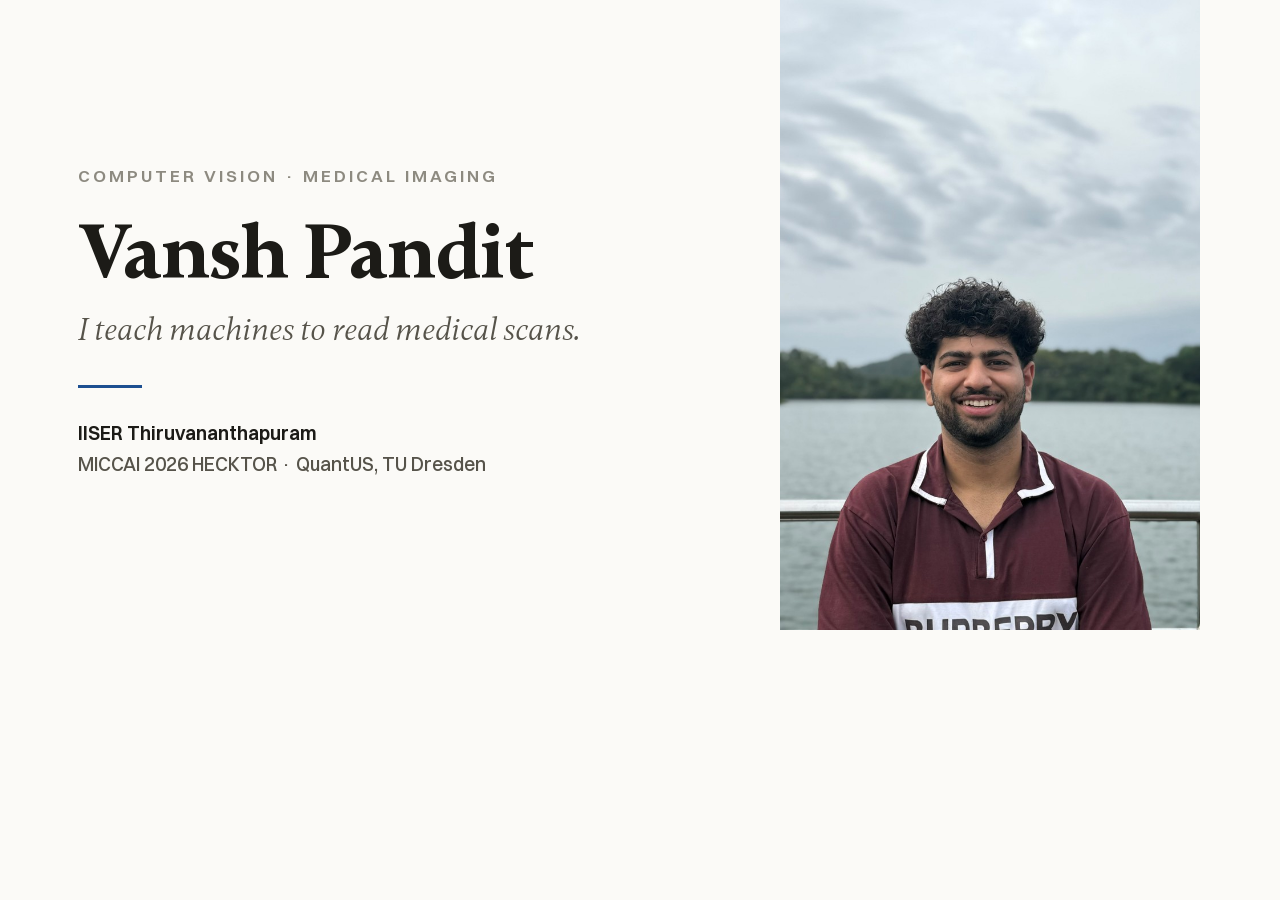
<file: og-image.html>
<!DOCTYPE html>
<html><head><meta charset="utf-8">
<title>og source</title>
<style>
@font-face{font-family:Gambetta;src:url('fonts/gambetta-400-italic.woff2') format('woff2');font-weight:400;font-style:italic}
@font-face{font-family:Gambetta;src:url('fonts/gambetta-700.woff2') format('woff2');font-weight:700;font-style:normal}
@font-face{font-family:Switzer;src:url('fonts/switzer-500.woff2') format('woff2');font-weight:500}
@font-face{font-family:Switzer;src:url('fonts/switzer-600.woff2') format('woff2');font-weight:600}
*{margin:0;padding:0;box-sizing:border-box}
body{
  width:1200px;height:630px;overflow:hidden;background:#fbfaf7;color:#1c1b17;
  font-family:Switzer,Arial,sans-serif;display:grid;grid-template-columns:1fr 420px;
}
.left{padding:74px 0 60px 78px;display:flex;flex-direction:column;justify-content:center}
.kicker{font-size:17px;font-weight:600;letter-spacing:.18em;text-transform:uppercase;color:#8d8a80;margin-bottom:26px}
h1{font-family:Gambetta,serif;font-weight:700;font-size:78px;line-height:1.04;letter-spacing:-.02em;margin-bottom:16px}
.role{font-family:Gambetta,serif;font-style:italic;font-size:32px;color:#56534a;margin-bottom:34px}
.rule{width:64px;height:3px;background:#1d4f91;margin-bottom:30px}
.meta{font-size:19px;font-weight:500;color:#56534a;line-height:1.65}
.meta b{color:#1c1b17;font-weight:600}
.right{position:relative;background:#15161a;overflow:hidden}
.right img{width:100%;height:100%;object-fit:cover;object-position:50% 22%;display:block}
</style></head>
<body>
  <div class="left">
    <div class="kicker">Computer vision &middot; Medical imaging</div>
    <h1>Vansh Pandit</h1>
    <div class="role">I teach machines to read medical scans.</div>
    <div class="rule"></div>
    <div class="meta">
      <b>IISER Thiruvananthapuram</b><br>
      MICCAI 2026 HECKTOR &middot; QuantUS, TU Dresden
    </div>
  </div>
  <div class="right"><img src="img/vansh.jpg" alt=""></div>
</body></html>
</file>
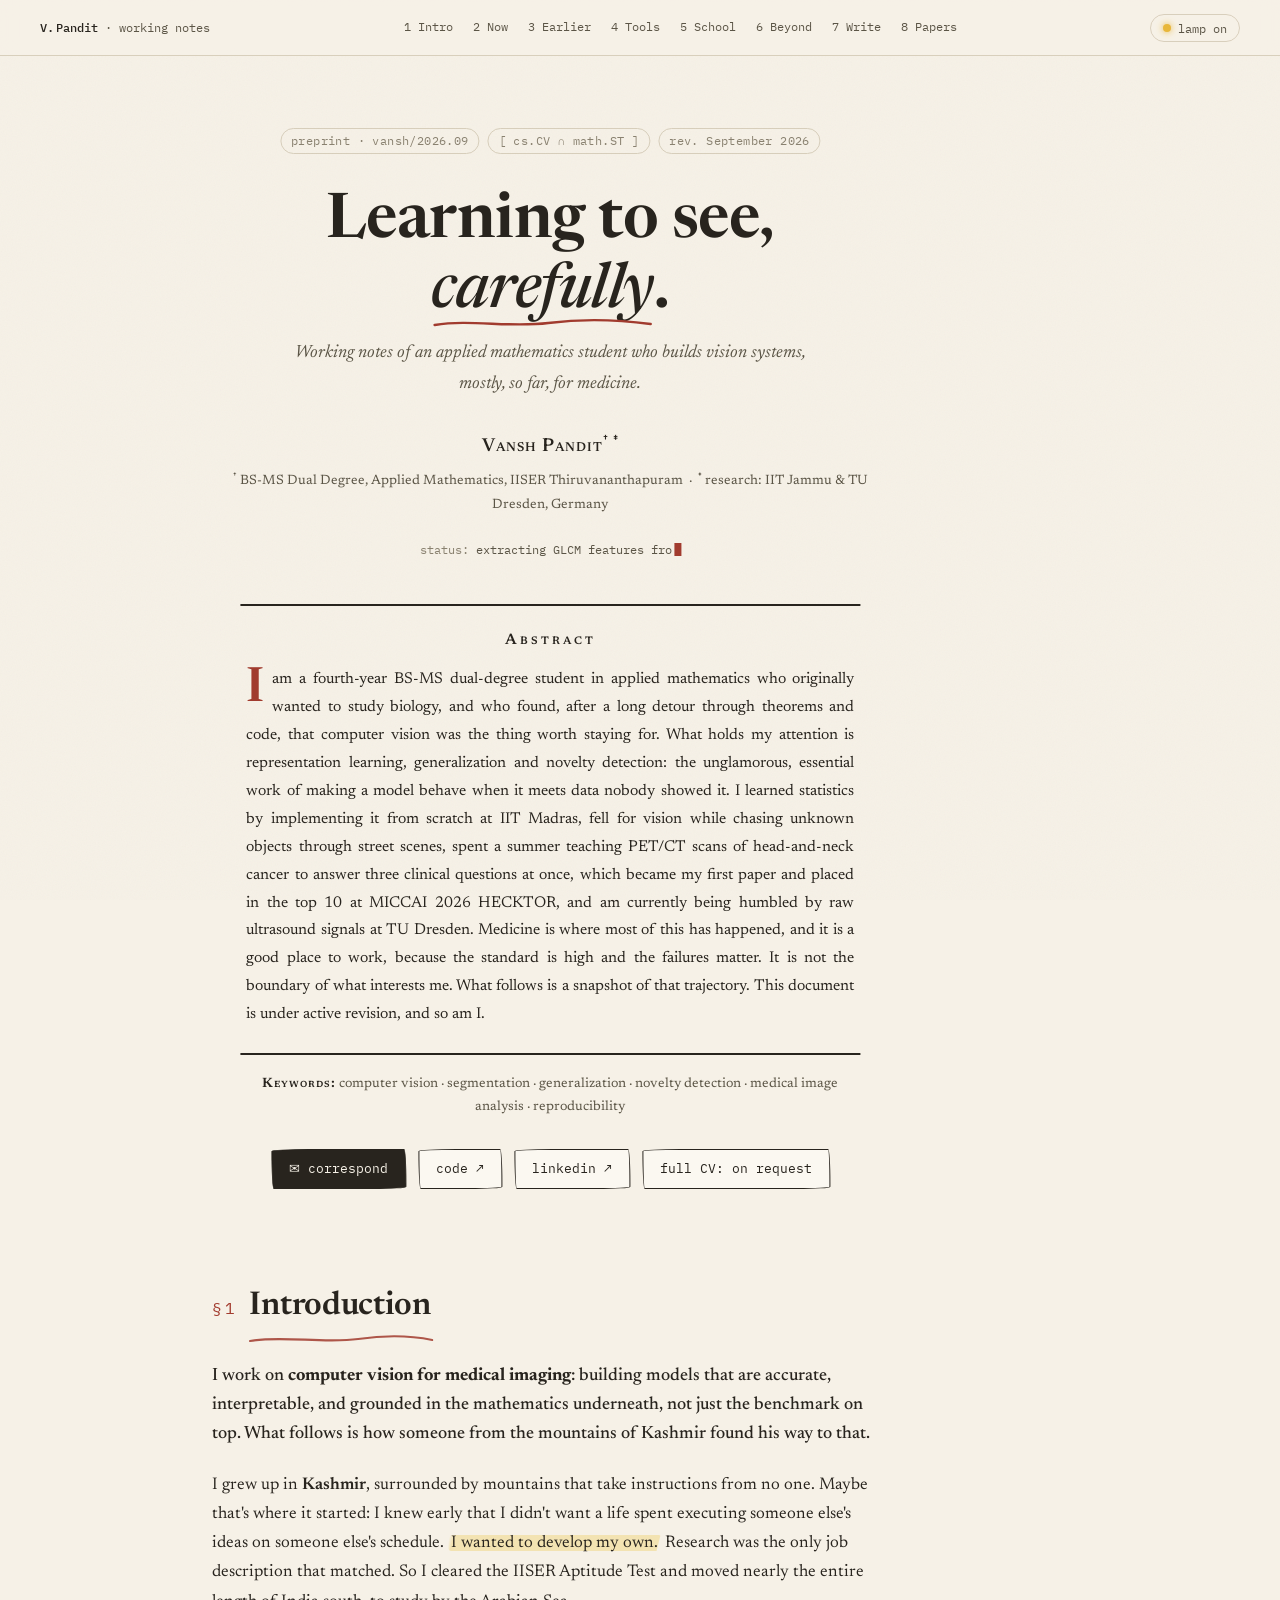
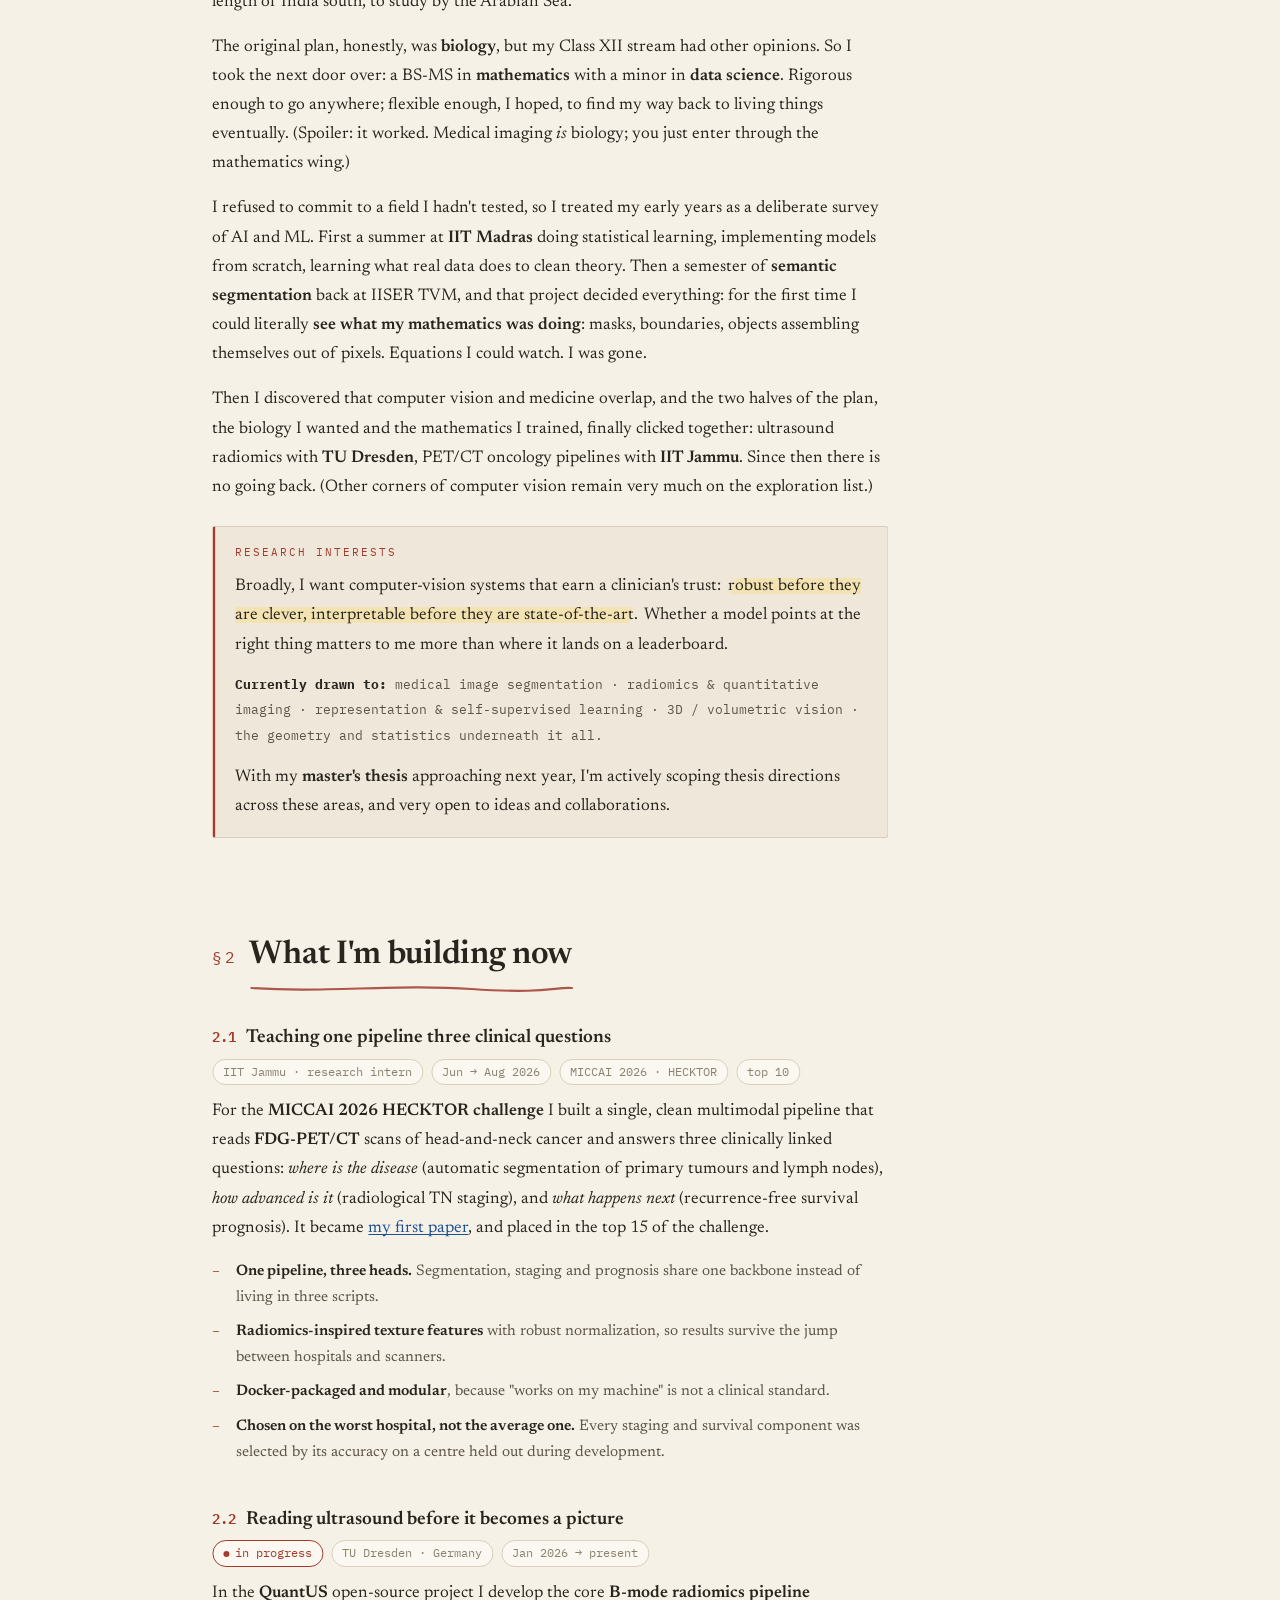
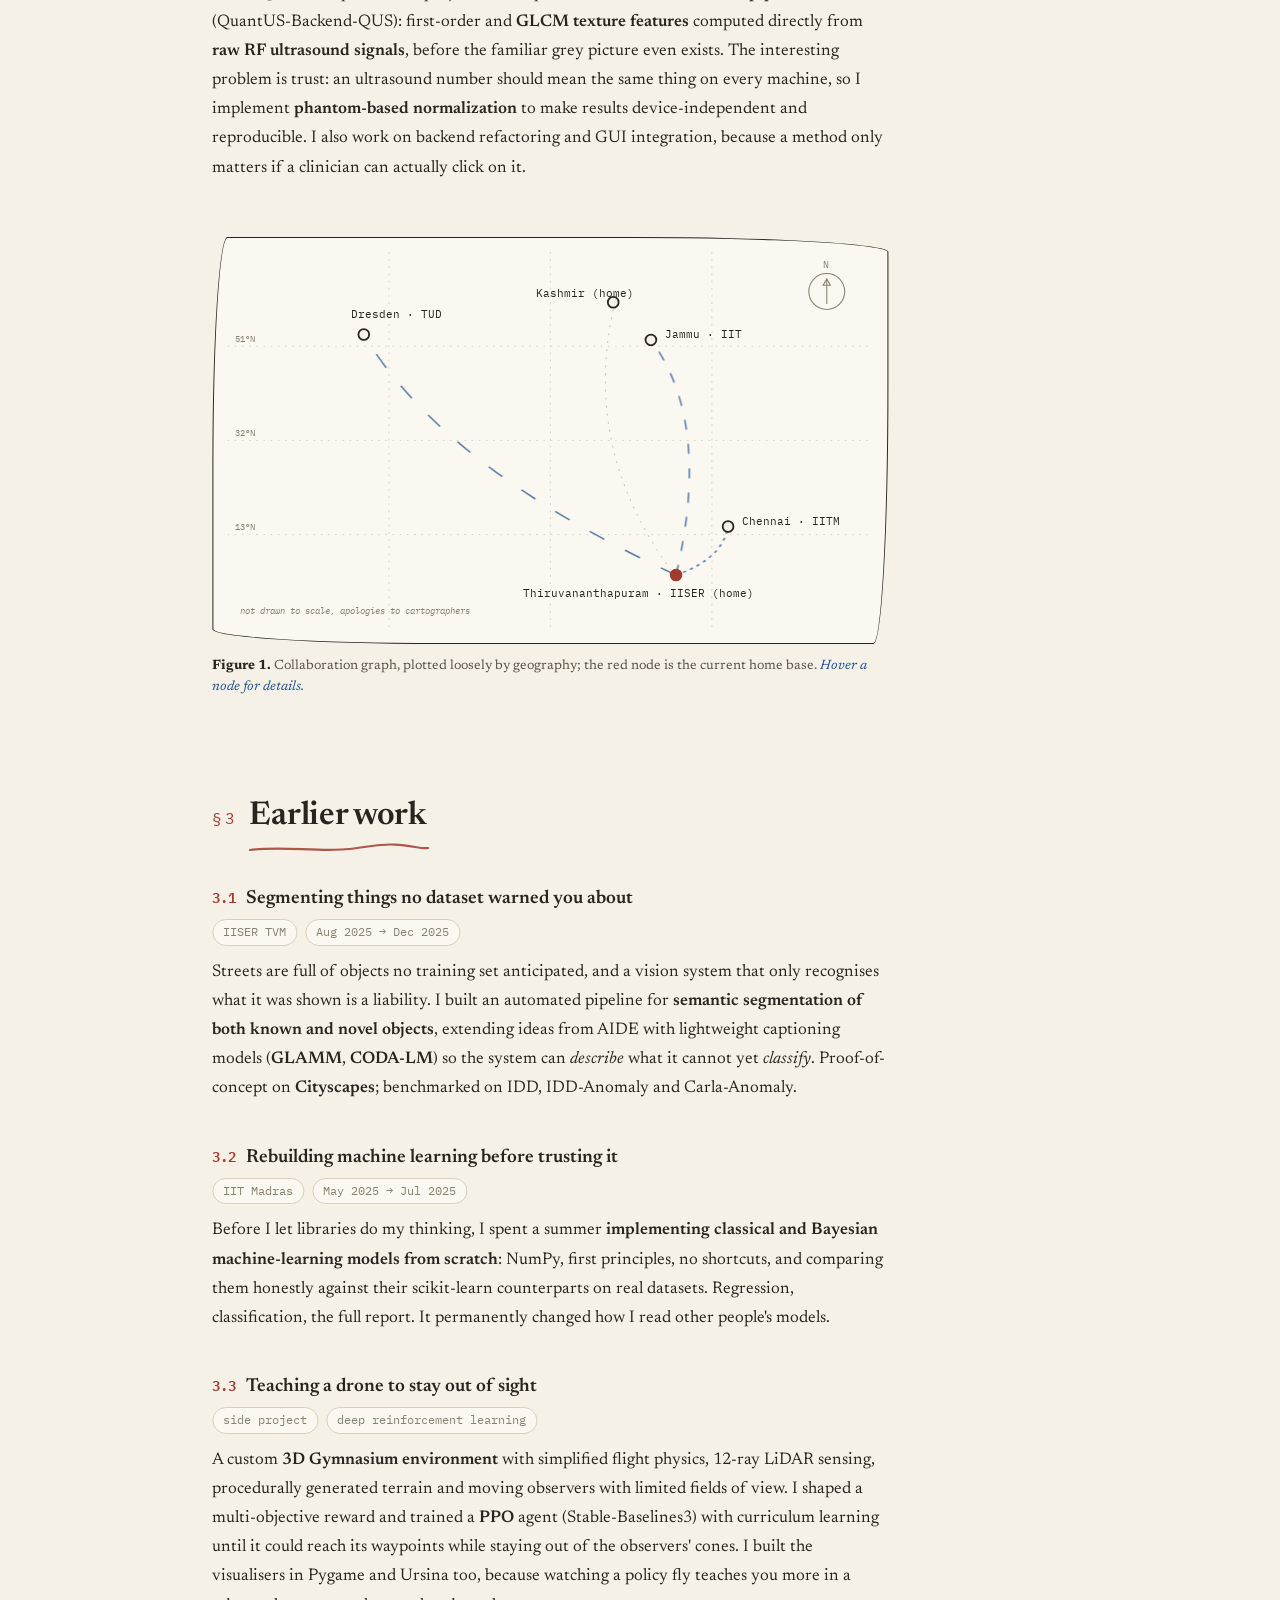
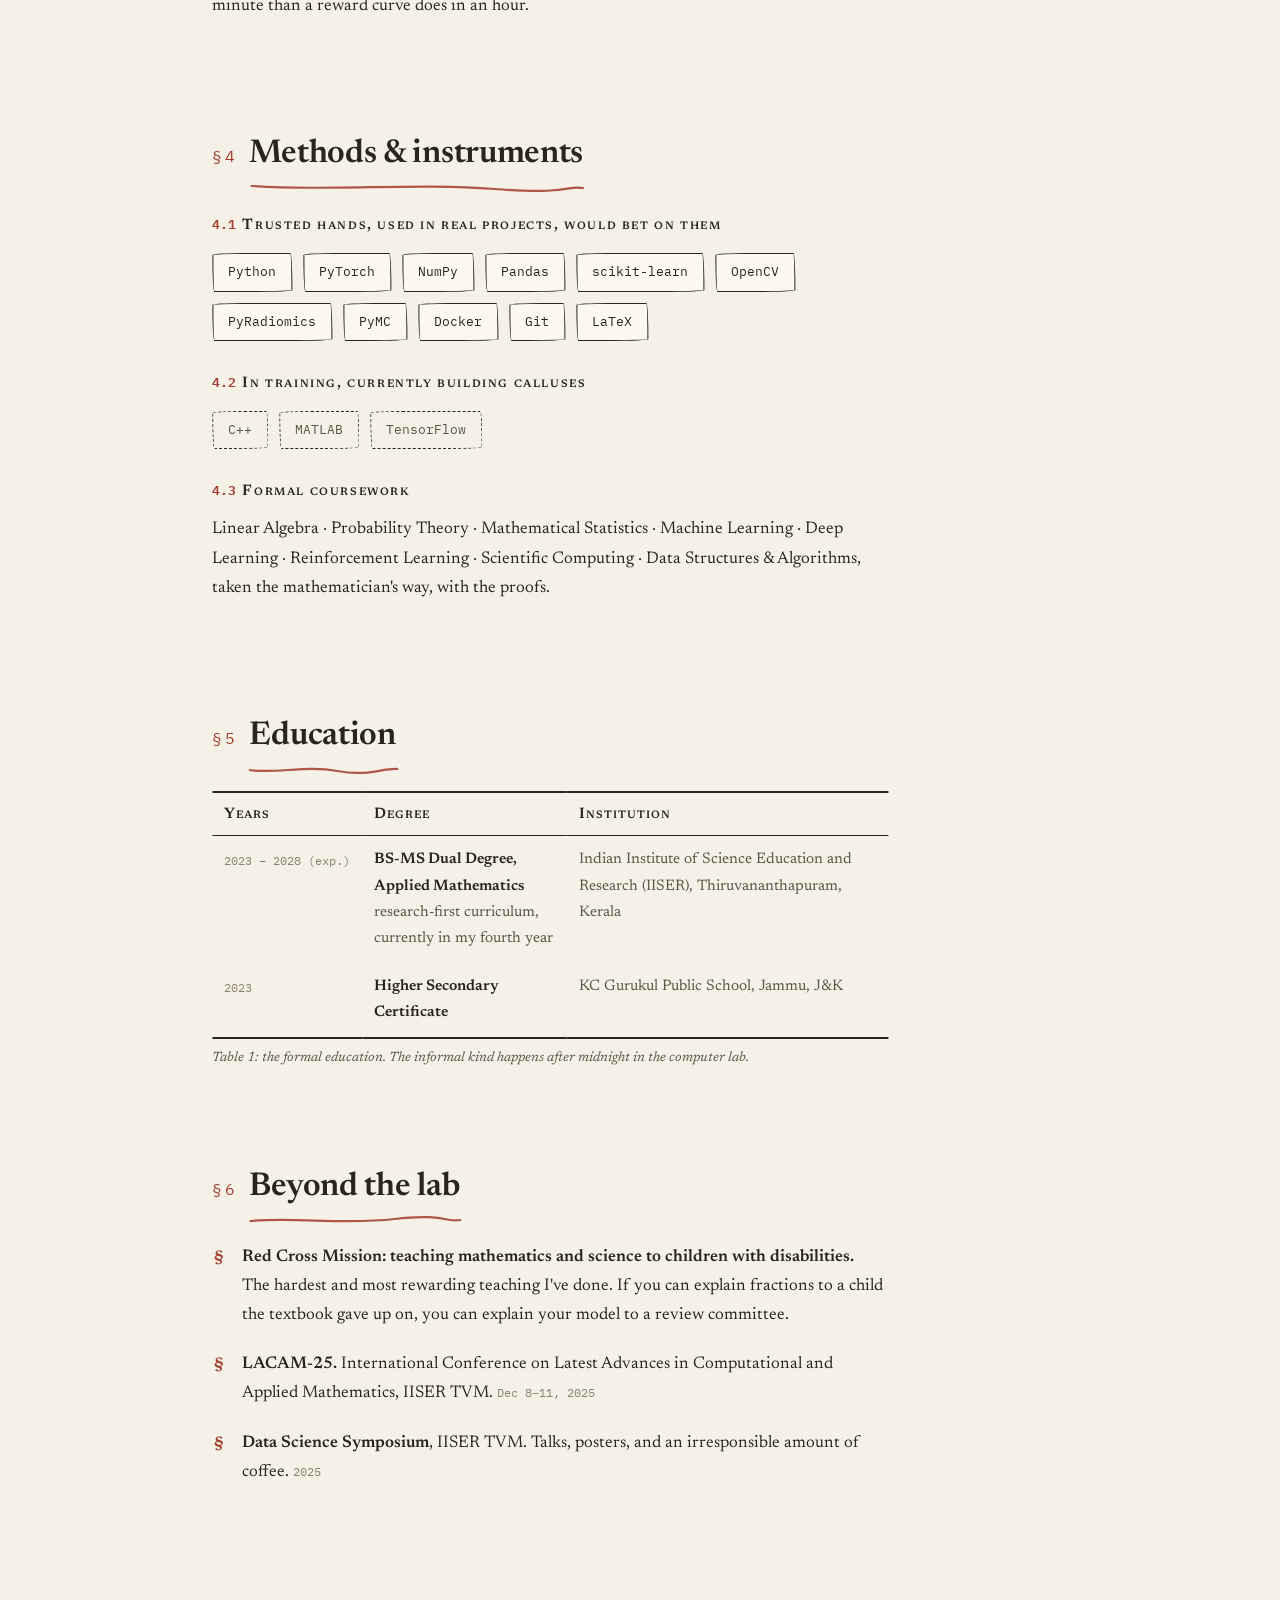
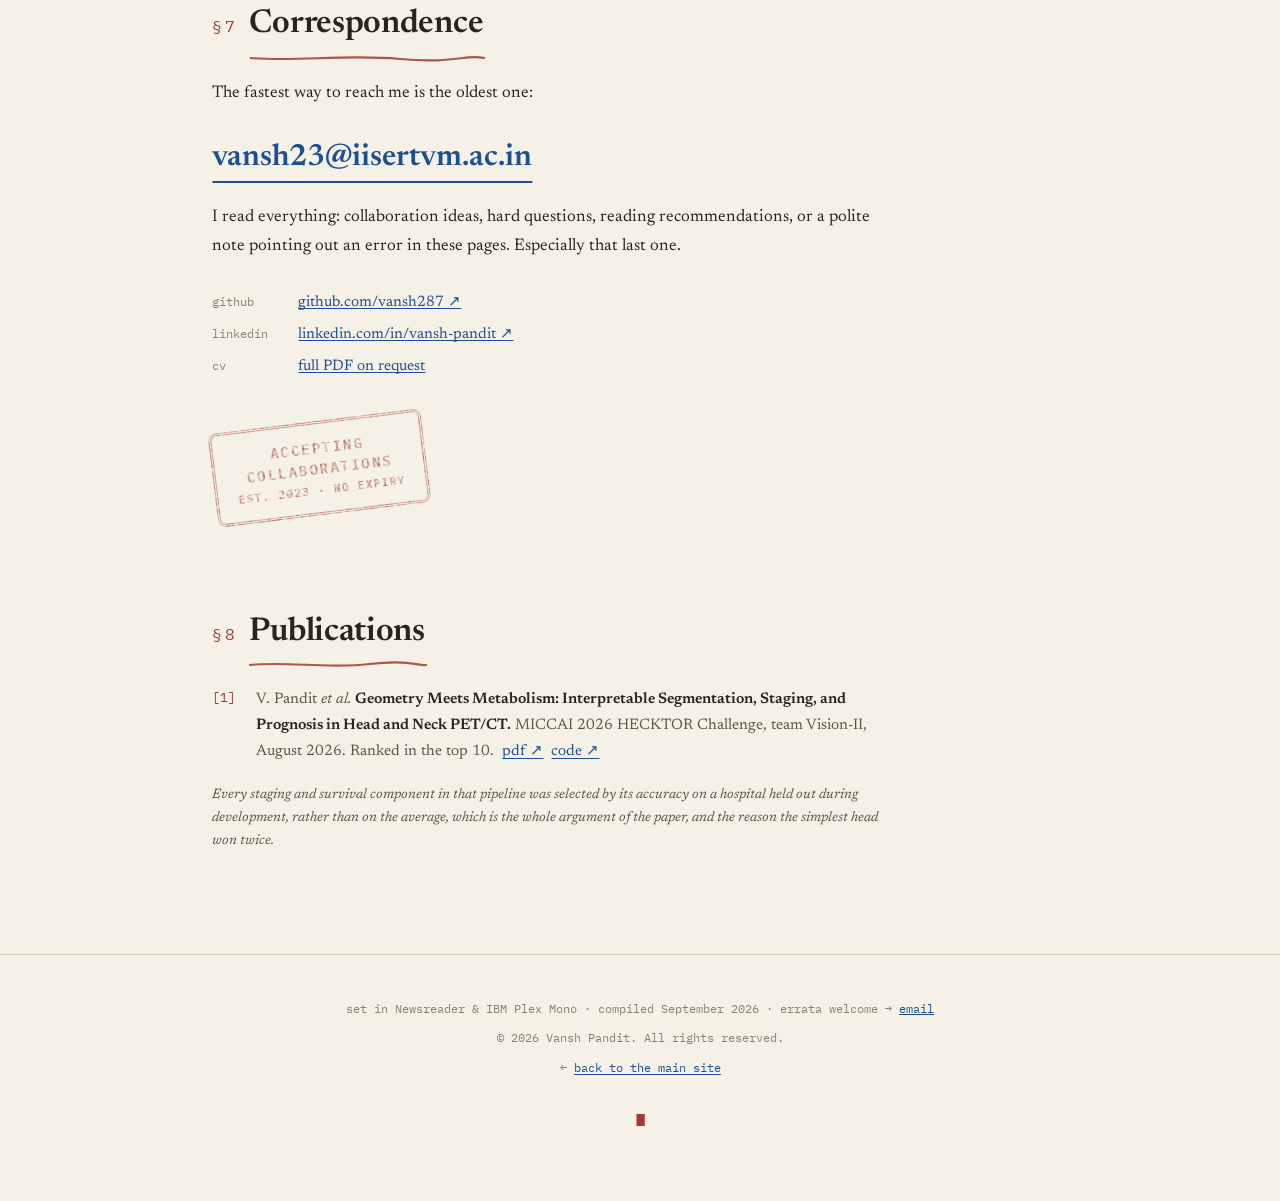
<file: paper.html>
<!DOCTYPE html>
<html lang="en">
<head>
<meta charset="UTF-8" />
<meta name="viewport" content="width=device-width, initial-scale=1.0" />
<title>Vansh Pandit · Learning to See, Carefully</title>
<meta name="description" content="Working notes of Vansh Pandit, an applied mathematics student at IISER Thiruvananthapuram working in computer vision. Segmentation, generalisation, novelty detection; mostly medical imaging so far, but not only." />
<meta name="author" content="Vansh Pandit" />
<meta name="theme-color" content="#f6f1e7" />
<meta name="robots" content="index, follow" />
<link rel="canonical" href="https://vansh287.github.io/portfolio/" />
<meta property="og:type" content="website" />
<meta property="og:site_name" content="Vansh Pandit" />
<meta property="og:title" content="Vansh Pandit · Learning to see, carefully" />
<meta property="og:description" content="Computer vision research, projects and skills, by an applied mathematics student at IISER Thiruvananthapuram." />
<meta property="og:url" content="https://vansh287.github.io/portfolio/" />
<meta property="og:image" content="https://vansh287.github.io/portfolio/og-image.png" />
<meta property="og:image:width" content="1200" />
<meta property="og:image:height" content="630" />
<meta property="og:image:alt" content="Vansh Pandit, computer vision, medical imaging, mathematics" />
<meta name="twitter:card" content="summary_large_image" />
<meta name="twitter:title" content="Vansh Pandit · Learning to see, carefully" />
<meta name="twitter:description" content="Computer vision and medical imaging research, projects, and skills." />
<meta name="twitter:image" content="https://vansh287.github.io/portfolio/og-image.png" />
<script type="application/ld+json">
{
  "@context": "https://schema.org",
  "@type": "Person",
  "name": "Vansh Pandit",
  "url": "https://vansh287.github.io/portfolio/",
  "image": "https://vansh287.github.io/portfolio/og-image.png",
  "jobTitle": "Computer Vision Researcher",
  "description": "Fourth-year BS-MS dual-degree student in applied mathematics at IISER Thiruvananthapuram working in computer vision, with most of his work so far in medical image analysis.",
  "affiliation": { "@type": "CollegeOrUniversity", "name": "IISER Thiruvananthapuram" },
  "knowsAbout": ["Computer Vision","Medical Image Analysis","Quantitative Imaging","Radiomics","Image Segmentation","Machine Learning","Applied Mathematics"],
  "sameAs": ["https://github.com/vansh287","https://www.linkedin.com/in/vansh-pandit-884046272/"]
}
</script>
<script>document.documentElement.classList.add('js');
(function(){try{var t=localStorage.getItem('lamp');if(t==='dark')document.documentElement.setAttribute('data-theme','dark');}catch(e){}})();</script>
<link rel="preconnect" href="https://fonts.googleapis.com" />
<link rel="preconnect" href="https://fonts.gstatic.com" crossorigin />
<link href="https://fonts.googleapis.com/css2?family=Newsreader:ital,opsz,wght@0,6..72,400;0,6..72,500;0,6..72,600;0,6..72,700;1,6..72,400;1,6..72,500&family=IBM+Plex+Mono:ital,wght@0,400;0,500;1,400&display=swap" rel="stylesheet" />
<link rel="icon" href="data:image/svg+xml,<svg xmlns='http://www.w3.org/2000/svg' viewBox='0 0 100 100'><rect width='100' height='100' rx='24' fill='%2328241e'/><circle cx='50' cy='50' r='26' fill='none' stroke='%23f6f1e7' stroke-width='6'/><path d='M50 8V22 M50 78V92 M8 50H22 M78 50H92' stroke='%23f6f1e7' stroke-width='6' stroke-linecap='round'/><circle cx='50' cy='50' r='7' fill='%23a23b2e'/></svg>" />
<style>
/* ================= paper & ink ================= */
:root{
  --paper:#f6f1e7;
  --paper-deep:#efe8da;
  --ink:#28241e;
  --ink-soft:#5b5546;
  --faint:#8a8270;
  --rule:#d8cfbc;
  --pen:#1d4f91;          /* ballpoint blue */
  --red:#a23b2e;          /* red pen */
  --hl:#f3e3b2;           /* highlighter */
  --box:#fbf8f1;
  --serif:'Newsreader',Georgia,serif;
  --mono:'IBM Plex Mono',Consolas,monospace;
  --mw:215px;             /* margin-note width */
}
[data-theme="dark"]{
  --paper:#191512;
  --paper-deep:#14110e;
  --ink:#e9e1d2;
  --ink-soft:#b0a68f;
  --faint:#7d745f;
  --rule:#3a342b;
  --pen:#8db1e8;
  --red:#d97862;
  --hl:#4a3f22;
  --box:#211c17;
}
*{margin:0;padding:0;box-sizing:border-box}
html{scroll-behavior:smooth}
body{
  background:var(--paper);
  color:var(--ink);
  font-family:var(--serif);
  font-size:1.06rem;
  line-height:1.72;
  transition:background .45s ease,color .45s ease;
  overflow-x:hidden;
}
/* paper grain */
body::before{
  content:'';position:fixed;inset:0;pointer-events:none;z-index:5;
  background-image:url("data:image/svg+xml,%3Csvg xmlns='http://www.w3.org/2000/svg' width='240' height='240'%3E%3Cfilter id='n'%3E%3CfeTurbulence type='fractalNoise' baseFrequency='0.8' numOctaves='2' stitchTiles='stitch'/%3E%3C/filter%3E%3Crect width='100%25' height='100%25' filter='url(%23n)' opacity='0.55'/%3E%3C/svg%3E");
  opacity:.07;mix-blend-mode:multiply;
}
[data-theme="dark"] body::before{opacity:.10;mix-blend-mode:overlay}
::selection{background:var(--hl)}

a{color:var(--pen);text-decoration:none;background-image:linear-gradient(currentColor,currentColor);background-size:100% 1px;background-position:0 96%;background-repeat:no-repeat;transition:color .25s}
a:hover{color:var(--red)}
sup{font-size:.68em}

/* ================= header ================= */
#bar{position:fixed;top:0;left:0;height:2px;background:var(--red);width:0%;z-index:90}
header.site{
  position:sticky;top:0;z-index:80;
  display:flex;align-items:center;justify-content:space-between;gap:14px;
  padding:10px clamp(16px,4vw,40px);
  background:color-mix(in srgb,var(--paper) 88%,transparent);
  backdrop-filter:blur(8px);
  border-bottom:1px solid var(--rule);
  font-family:var(--mono);font-size:.78rem;
}
header.site .who{color:var(--ink-soft);white-space:nowrap}
header.site .who b{color:var(--ink);font-weight:500}
nav.toc{display:flex;gap:2px;overflow-x:auto;scrollbar-width:none;max-width:62vw}
nav.toc::-webkit-scrollbar{display:none}
nav.toc a{
  color:var(--ink-soft);background:none;padding:6px 9px;border-radius:6px;white-space:nowrap;
  border-bottom:2px solid transparent;
}
nav.toc a:hover{color:var(--ink);background:var(--paper-deep)}
nav.toc a.on{color:var(--red);border-bottom-color:var(--red)}
#lamp{
  font-family:var(--mono);font-size:.78rem;color:var(--ink-soft);
  background:none;border:1px solid var(--rule);border-radius:999px;
  padding:5px 12px;cursor:pointer;white-space:nowrap;
  transition:.3s;display:flex;align-items:center;gap:7px;
}
#lamp:hover{color:var(--ink);border-color:var(--faint)}
#lamp .bulb{width:8px;height:8px;border-radius:50%;background:#e8b73a;box-shadow:0 0 7px #e8b73a;transition:.3s}
[data-theme="dark"] #lamp .bulb{background:#4a4336;box-shadow:none}

/* ================= page column ================= */
.page{max-width:740px;margin:0 auto;padding:0 clamp(18px,4.5vw,32px)}
@media(min-width:1180px){.page{transform:translateX(calc(var(--mw) / -2.4))}}

/* ================= title block ================= */
.titleblock{padding-top:72px;text-align:center}
.preprint{
  font-family:var(--mono);font-size:.72rem;color:var(--faint);letter-spacing:.4px;
  display:flex;justify-content:center;gap:8px;flex-wrap:wrap;
}
.preprint .tag{border:1px solid var(--rule);border-radius:999px;padding:2px 10px}
h1.paper-title{
  font-size:clamp(2.3rem,6.4vw,3.9rem);font-weight:600;line-height:1.12;
  letter-spacing:-.5px;margin:34px 0 10px;
}
h1 .careful{font-style:italic;font-weight:500;position:relative;white-space:nowrap}
h1 .careful svg{position:absolute;left:0;bottom:-6px;width:100%;height:14px;overflow:visible}
h1 .careful path{fill:none;stroke:var(--red);stroke-width:2.4;stroke-linecap:round}
.subtitle{font-size:1.12rem;color:var(--ink-soft);font-style:italic;max-width:560px;margin:0 auto}
.author{margin-top:30px;font-size:1.05rem}
.author .nm{font-weight:600;font-variant:small-caps;letter-spacing:1px;font-size:1.18rem}
.affil{font-size:.84rem;color:var(--ink-soft);margin-top:6px;line-height:1.7}
.statusline{
  font-family:var(--mono);font-size:.78rem;color:var(--ink-soft);
  margin-top:22px;min-height:1.5em;
}
.statusline .lbl{color:var(--faint)}
.statusline .cur{display:inline-block;width:7px;height:1em;background:var(--red);vertical-align:-2px;margin-left:2px;animation:blink 1.05s steps(1) infinite}
@keyframes blink{50%{opacity:0}}

/* abstract */
.abstract{
  margin:44px auto 0;max-width:620px;text-align:justify;hyphens:auto;
  border-top:2px solid var(--ink);border-bottom:2px solid var(--ink);
  padding:22px 6px 24px;position:relative;
}
.abstract h3{
  font-variant:small-caps;letter-spacing:3px;text-align:center;font-weight:600;
  font-size:.95rem;margin-bottom:12px;
}
.abstract p{font-size:.98rem;line-height:1.78}
.abstract p::first-letter{
  font-size:3.1em;float:left;line-height:.82;padding:4px 8px 0 0;font-weight:600;color:var(--red);
}
.keywords{margin:18px auto 0;max-width:620px;font-size:.84rem;color:var(--ink-soft);text-align:center}
.keywords b{font-variant:small-caps;letter-spacing:1px;font-weight:600;color:var(--ink)}
.papelinks{display:flex;justify-content:center;gap:12px;flex-wrap:wrap;margin-top:30px}
.plink{
  font-family:var(--mono);font-size:.8rem;color:var(--ink);
  border:1.6px solid var(--ink);padding:8px 17px;background:var(--box);
  border-radius:255px 15px 225px 15px/15px 225px 15px 255px;  /* wobbly */
  transition:transform .2s,box-shadow .2s,color .2s;
  background-image:none;
}
.plink:hover{transform:translateY(-2px) rotate(-.6deg);box-shadow:3px 4px 0 var(--rule);color:var(--red)}
.plink.primary{background:var(--ink);color:var(--paper)}
.plink.primary:hover{color:var(--hl)}

/* ================= sections ================= */
section.s{padding-top:90px}
.shead{display:flex;align-items:baseline;gap:14px;margin-bottom:26px}
.snum{font-family:var(--mono);color:var(--red);font-size:1rem}
h2{
  font-size:clamp(1.5rem,3.4vw,2.05rem);font-weight:600;letter-spacing:-.3px;position:relative;display:inline-block;
}
h2 .scribble{position:absolute;left:-2px;bottom:-9px;width:calc(100% + 6px);height:12px;overflow:visible}
h2 .scribble path{
  fill:none;stroke:var(--red);stroke-width:2.2;stroke-linecap:round;opacity:.85;
  stroke-dasharray:1;stroke-dashoffset:1;
}
.js .in h2 .scribble path{animation:draw .9s .15s ease forwards}
@keyframes draw{to{stroke-dashoffset:0}}
h3.sub{font-size:1.18rem;font-weight:600;margin:38px 0 4px}
h3.sub .no{font-family:var(--mono);font-size:.85rem;color:var(--red);margin-right:10px}
.meta{font-family:var(--mono);font-size:.74rem;color:var(--faint);margin-bottom:12px;display:flex;gap:8px;flex-wrap:wrap;align-items:center}
.meta .chip{border:1px solid var(--rule);border-radius:999px;padding:2px 10px;background:var(--box)}
.meta .chip.live{border-color:var(--red);color:var(--red)}
.meta .chip.live::before{content:'';display:inline-block;width:6px;height:6px;border-radius:50%;background:var(--red);margin-right:6px;animation:blink 1.6s infinite}
p.body{margin-bottom:16px;color:var(--ink)}
p.body b{font-weight:600}
.prose{position:relative}

/* margin notes */
.mnote{
  font-size:.8rem;line-height:1.55;color:var(--ink-soft);font-style:italic;
}
.mnote::before{content:'✎ ';color:var(--red);font-style:normal}
@media(min-width:1180px){
  .mnote{float:right;clear:right;width:var(--mw);margin-right:calc(-1 * var(--mw) - 46px);margin-top:4px;text-align:left;
    border-top:1px solid var(--rule);padding-top:6px}
}
@media(max-width:1179.5px){
  .mnote{display:block;border-left:2.5px solid var(--red);padding:6px 0 6px 14px;margin:14px 0;background:var(--box)}
}

/* highlighter */
.hl{background:linear-gradient(104deg,transparent .6%,var(--hl) 2.6%,var(--hl) 97.5%,transparent 98%);padding:0 3px;border-radius:3px}
.lead{font-size:1.12rem;line-height:1.62;color:var(--ink);margin-bottom:22px;font-weight:500}
.rint{margin-top:24px;padding:16px 20px;border:1px solid var(--rule);border-left:3px solid var(--red);background:var(--paper-deep);border-radius:3px}
.rint .lab{font-family:var(--mono);font-size:.7rem;letter-spacing:2px;text-transform:uppercase;color:var(--red);display:block;margin-bottom:10px}
.kw{margin:12px 0 0;font-family:var(--mono);font-size:.82rem;color:var(--ink-soft);line-height:1.95}
.kw b{color:var(--ink)}

/* definition / remark boxes */
.defbox{
  border:1.7px solid var(--ink);background:var(--box);
  border-radius:255px 15px 225px 15px/15px 225px 15px 255px;
  padding:18px 22px;margin:26px 0;font-size:.97rem;
}
.defbox .dlabel{font-weight:700;font-variant:small-caps;letter-spacing:.6px}
.defbox .qed{float:right;font-weight:600}
.remark{border-left:2.5px solid var(--rule);padding:2px 0 2px 18px;margin:24px 0;color:var(--ink-soft);font-size:.96rem}
.remark .rlabel{font-style:italic;font-weight:600;color:var(--ink)}

/* tiny detail list */
ul.dets{list-style:none;margin:10px 0 6px}
ul.dets li{padding-left:24px;position:relative;margin-bottom:8px;font-size:.95rem;color:var(--ink-soft)}
ul.dets li::before{content:'–';position:absolute;left:0;color:var(--red)}
ul.dets li b{color:var(--ink);font-weight:600}

/* ================= figure ================= */
figure.fig{margin:54px 0 0}
.figframe{
  border:1.7px solid var(--ink);background:var(--box);
  border-radius:15px 255px 15px 225px/225px 15px 255px 15px;
  padding:14px;position:relative;
}
.figframe svg{display:block;width:100%;height:auto}
figcaption{font-size:.84rem;color:var(--ink-soft);margin-top:12px;line-height:1.6}
figcaption b{font-weight:700;color:var(--ink)}
#figdyn{color:var(--pen);font-style:italic}
.map .grat{stroke:var(--rule);stroke-width:1;stroke-dasharray:2 6}
.map .move{fill:none;stroke:var(--faint);stroke-width:1.1;stroke-dasharray:2 7;opacity:.55}
.map text{font-family:var(--mono);fill:var(--faint)}
.map .arc{fill:none;stroke:var(--pen);stroke-width:1.7;stroke-dasharray:5 7;opacity:0}
.js .in .map .arc{animation:arcin 1s ease forwards, ants 22s linear infinite}
.map .arc:nth-of-type(2){animation-delay:.25s,0s}
.map .arc:nth-of-type(3){animation-delay:.5s,0s}
@keyframes arcin{to{opacity:.75}}
@keyframes ants{to{stroke-dashoffset:-240}}
.map .node{cursor:pointer}
.map .node circle.c{fill:var(--paper);stroke:var(--ink);stroke-width:2}
.map .node circle.pulse{fill:none;stroke:var(--red);stroke-width:1.4;opacity:0}
.js .in .map .node circle.pulse{animation:pulse 2.6s ease-out infinite}
@keyframes pulse{0%{r:6;opacity:.8}70%{r:20;opacity:0}100%{r:20;opacity:0}}
.map .node:hover circle.c{stroke:var(--red);fill:var(--hl)}
.map .node text{fill:var(--ink);font-family:var(--mono);font-size:12.5px}
.map .home circle.c{fill:var(--red);stroke:var(--red)}
.map .compass *{stroke:var(--faint);fill:none;stroke-width:1.2}
.map .compass text{fill:var(--faint);stroke:none}
.traveler{fill:var(--red)}
@supports not (offset-path:path('M0 0 L1 1')){.traveler{display:none}}
.t1{offset-path:path('M500 360 Q 240 240 152 92');animation:travel 7s linear infinite}
.t2{offset-path:path('M500 360 Q 540 190 472 98');animation:travel 6s 1.2s linear infinite}
.t3{offset-path:path('M500 360 Q 552 342 558 306');animation:travel 4s .6s linear infinite}
@keyframes travel{0%{offset-distance:0%;opacity:0}8%{opacity:1}88%{opacity:1}100%{offset-distance:100%;opacity:0}}

/* ---------- figure: decision path ---------- */
.dp text{font-family:var(--mono)}
.dp .ars path{
  fill:none;stroke:var(--ink);stroke-width:1.7;marker-end:url(#arr);opacity:.85;
  stroke-dasharray:1;stroke-dashoffset:1;
}
.js .in .dp .ars path{animation:draw .5s ease forwards}
.dp .ars path:nth-of-type(1){animation-delay:.55s}
.dp .ars path:nth-of-type(2){animation-delay:1.0s}
.dp .ars path:nth-of-type(3){animation-delay:1.45s}
.dp .ars path:nth-of-type(4){animation-delay:1.9s}
.dp .ars path:nth-of-type(5){animation-delay:2.35s}
.js .dp .ars path{animation-fill-mode:forwards}
.dp .dns g{cursor:pointer}
.js .dp .dns g{opacity:0}
.js .in .dp .dns g{animation:npop .45s ease forwards}
.dp .dns g:nth-of-type(1){animation-delay:.3s}
.dp .dns g:nth-of-type(2){animation-delay:.75s}
.dp .dns g:nth-of-type(3){animation-delay:1.2s}
.dp .dns g:nth-of-type(4){animation-delay:1.65s}
.dp .dns g:nth-of-type(5){animation-delay:2.1s}
.dp .dns g:nth-of-type(6){animation-delay:2.55s}
@keyframes npop{from{opacity:0;transform:translateY(7px)}to{opacity:1;transform:none}}
.dp .dns rect{fill:var(--box);stroke:var(--ink);stroke-width:1.6;transition:fill .25s}
.dp .dns g:hover rect{fill:var(--hl)}
.dp .tt{font-size:11.5px;font-weight:600;fill:var(--ink);letter-spacing:.4px}
.dp .ss{font-size:10px;font-style:italic;fill:var(--ink-soft)}
.dp .lab{font-size:9.5px;font-style:italic;fill:var(--faint)}
.dp .foot{font-size:9.5px;font-style:italic;fill:var(--faint)}
.dp .now rect{stroke:var(--red);stroke-width:2.1}
.dp .now .tt{fill:var(--red)}
.dp .gag path{fill:none;stroke:var(--faint);stroke-width:1.4;stroke-dasharray:3 5}
.dp .gag .x1,.dp .gag .x2{stroke:var(--red);stroke-width:2.2;stroke-dasharray:none;stroke-linecap:round}
.dp .gag text{fill:var(--red);font-size:9.5px;font-style:italic}

/* ================= toolbox ================= */
.tools{display:flex;flex-wrap:wrap;gap:11px;margin:14px 0 6px}
.tool{
  font-family:var(--mono);font-size:.81rem;padding:7px 15px;color:var(--ink);
  border:1.5px solid var(--ink);background:var(--box);
  border-radius:225px 14px 255px 14px/14px 255px 14px 225px;
  transition:transform .18s,box-shadow .18s,background .18s;cursor:default;
}
.tool:hover{transform:rotate(-1.2deg) translateY(-2px);box-shadow:2.5px 3px 0 var(--rule);background:var(--hl)}
.tool.train{border-style:dashed;color:var(--ink-soft);background:transparent}
.tool.train:hover{background:var(--box)}
.toolhead{font-variant:small-caps;letter-spacing:1.6px;font-weight:600;font-size:.95rem;margin-top:30px}
.toolhead .n{font-family:var(--mono);color:var(--red);font-size:.8rem;letter-spacing:0}

/* ================= table (booktabs) ================= */
table.bt{width:100%;border-collapse:collapse;margin:18px 0 8px;font-size:.95rem}
table.bt thead th{
  font-variant:small-caps;letter-spacing:1px;font-weight:600;text-align:left;
  border-top:2.2px solid var(--ink);border-bottom:1.1px solid var(--ink);
  padding:9px 12px 7px;
}
table.bt td{padding:11px 12px;vertical-align:top;color:var(--ink-soft)}
table.bt td:first-child{font-family:var(--mono);font-size:.78rem;white-space:nowrap;color:var(--faint);padding-top:14px}
table.bt td b{color:var(--ink);font-weight:600}
table.bt tbody tr{transition:background .2s}
table.bt tbody tr:hover{background:var(--box)}
table.bt tbody{border-bottom:2.2px solid var(--ink)}
.tabnote{font-size:.84rem;color:var(--ink-soft);font-style:italic}

/* ================= beyond list ================= */
ul.beyond{list-style:none;margin-top:6px}
ul.beyond li{margin-bottom:20px;padding-left:30px;position:relative}
ul.beyond li::before{content:'§';position:absolute;left:2px;top:1px;color:var(--red);font-weight:600}
ul.beyond b{font-weight:600}
ul.beyond .when{font-family:var(--mono);font-size:.72rem;color:var(--faint)}

/* ================= correspondence ================= */
.bigmail{
  display:inline-block;font-size:clamp(1.25rem,3.6vw,1.9rem);font-weight:600;color:var(--pen);
  background-size:100% 2px;margin:8px 0 4px;
}
.bigmail:hover{color:var(--red)}
.stampwrap{position:relative;margin-top:38px;display:flex;gap:26px;align-items:center;flex-wrap:wrap}
.stamp{
  font-family:var(--mono);font-weight:600;letter-spacing:2.5px;font-size:.86rem;color:var(--red);
  border:3px double var(--red);border-radius:8px;padding:13px 20px;text-transform:uppercase;
  transform:rotate(-7deg);opacity:.92;text-align:center;line-height:1.5;
  mask-image:url("data:image/svg+xml,%3Csvg xmlns='http://www.w3.org/2000/svg' width='160' height='80'%3E%3Cfilter id='r'%3E%3CfeTurbulence type='fractalNoise' baseFrequency='0.32' numOctaves='3'/%3E%3CfeColorMatrix values='0 0 0 0 1 0 0 0 0 1 0 0 0 0 1 0 0 0 1.4 -0.18'/%3E%3C/filter%3E%3Crect width='160' height='80' filter='url(%23r)'/%3E%3C/svg%3E");
}
.js .stamp{opacity:0}
.js .in .stamp{animation:stampin .5s .45s cubic-bezier(.2,1.6,.4,1) forwards}
@keyframes stampin{
  0%{transform:rotate(-16deg) scale(2.6);opacity:0}
  62%{transform:rotate(-6deg) scale(.94);opacity:.95}
  100%{transform:rotate(-7deg) scale(1);opacity:.92}
}
.altlinks{font-size:.95rem;color:var(--ink-soft);margin-top:26px;line-height:2.1}
.altlinks .lab{font-family:var(--mono);font-size:.74rem;color:var(--faint);display:inline-block;width:86px}

/* ================= references ================= */
ol.refs{list-style:none;counter-reset:rf;margin-top:8px}
ol.refs li{
  counter-increment:rf;position:relative;padding-left:44px;margin-bottom:16px;
  font-size:.95rem;color:var(--ink-soft);
}
ol.refs li::before{
  content:'[' counter(rf) ']';position:absolute;left:0;top:0;
  font-family:var(--mono);font-size:.82rem;color:var(--red);
}
ol.refs b{color:var(--ink);font-weight:600}
.refnote{margin-top:18px;font-size:.85rem;font-style:italic;color:var(--ink-soft)}

/* ================= colophon ================= */
footer.colophon{
  margin-top:100px;border-top:1px solid var(--rule);
  padding:34px clamp(18px,4.5vw,32px) 60px;text-align:center;
  font-size:.84rem;color:var(--ink-soft);
}
footer.colophon .mono{font-family:var(--mono);font-size:.72rem;color:var(--faint);margin-top:10px}
footer.colophon .fin{font-size:1.5rem;margin-top:22px;color:var(--red)}

/* back to top */
#top-btn{
  position:fixed;right:22px;bottom:22px;z-index:70;
  font-family:var(--serif);font-size:1.15rem;color:var(--ink);
  width:44px;height:44px;border:1.6px solid var(--ink);background:var(--box);cursor:pointer;
  border-radius:225px 14px 255px 14px/14px 255px 14px 225px;
  opacity:0;visibility:hidden;transform:translateY(10px);transition:.3s;
}
#top-btn.show{opacity:1;visibility:visible;transform:none}
#top-btn:hover{box-shadow:2.5px 3px 0 var(--rule);transform:translateY(-2px)}

/* ink splash on click */
.splash{
  position:fixed;pointer-events:none;z-index:95;width:14px;height:14px;
  background:var(--ink);border-radius:46% 54% 52% 48%/48% 46% 54% 52%;
  transform:translate(-50%,-50%) scale(0);opacity:.32;
  animation:splash .6s ease-out forwards;
}
@keyframes splash{
  60%{opacity:.16}
  100%{transform:translate(-50%,-50%) scale(7) rotate(40deg);opacity:0}
}

/* reveals */
.js .rv{opacity:0;transform:translateY(22px);transition:opacity .8s cubic-bezier(.2,.7,.3,1),transform .8s cubic-bezier(.2,.7,.3,1)}
.js .rv.in{opacity:1;transform:none}

@media (prefers-reduced-motion:reduce){
  *,*::before,*::after{animation-duration:.01ms!important;animation-iteration-count:1!important;transition-duration:.01ms!important}
  html{scroll-behavior:auto}
  .js .rv{opacity:1;transform:none}
}
@media print{
  header.site,#top-btn,#bar,.statusline{display:none}
  body{background:#fff}
  body::before{display:none}
  .page{transform:none}
}
</style>
</head>
<body>

<div id="bar"></div>

<header class="site">
  <div class="who"><b>V.&thinsp;Pandit</b> · working notes</div>
  <nav class="toc" id="toc">
    <a href="#intro">1&nbsp;Intro</a>
    <a href="#now">2&nbsp;Now</a>
    <a href="#earlier">3&nbsp;Earlier</a>
    <a href="#toolbox">4&nbsp;Tools</a>
    <a href="#education">5&nbsp;School</a>
    <a href="#beyond">6&nbsp;Beyond</a>
    <a href="#contact">7&nbsp;Write</a>
    <a href="#refs">8&nbsp;Papers</a>
  </nav>
  <button id="lamp" aria-label="Toggle desk lamp"><span class="bulb"></span><span id="lampTxt">lamp on</span></button>
</header>

<main class="page">

  <!-- ============ TITLE BLOCK ============ -->
  <div class="titleblock">
    <div class="preprint rv in">
      <span class="tag">preprint · vansh/2026.09</span>
      <span class="tag">[ cs.CV&nbsp;∩&nbsp;math.ST ]</span>
      <span class="tag">rev. September 2026</span>
    </div>
    <h1 class="paper-title">Learning to see,<br/><span class="careful">carefully<svg viewBox="0 0 200 14" preserveAspectRatio="none"><path d="M3 9 C 35 3, 70 12, 105 7 S 170 4, 197 8" pathLength="1" style="stroke-dasharray:1;stroke-dashoffset:1;animation:draw 1.1s .9s ease forwards"/></svg></span>.</h1>
    <p class="subtitle">Working notes of an applied mathematics student who builds vision systems, mostly, so far, for medicine.</p>

    <div class="author">
      <div class="nm">Vansh Pandit<sup>†&thinsp;‡</sup></div>
      <div class="affil">
        <sup>†</sup>&thinsp;BS-MS Dual Degree, Applied Mathematics, IISER Thiruvananthapuram &nbsp;·&nbsp;
        <sup>‡</sup>&thinsp;research: IIT Jammu &amp; TU Dresden, Germany
      </div>
    </div>

    <div class="statusline"><span class="lbl">status:</span> <span id="typed"></span><span class="cur"></span></div>

    <div class="abstract rv">
      <h3>Abstract</h3>
      <p>I am a fourth-year BS-MS dual-degree student in applied mathematics who originally wanted to
      study biology, and who found, after a long detour through theorems and code, that computer
      vision was the thing worth staying for. What holds my attention is representation learning,
      generalization and novelty detection: the unglamorous, essential work of making a model behave
      when it meets data nobody showed it. I learned statistics by implementing it from scratch at
      IIT&nbsp;Madras, fell for vision while chasing unknown objects through street scenes, spent a
      summer teaching PET/CT scans of head-and-neck cancer to answer three clinical questions at once,
      which became my first paper and placed in the top&nbsp;10 at MICCAI&nbsp;2026 HECKTOR, and am
      currently being humbled by raw ultrasound signals at TU&nbsp;Dresden. Medicine is where most of
      this has happened, and it is a good place to work, because the standard is high and the failures
      matter. It is not the boundary of what interests me. What follows is a snapshot of that
      trajectory. This document is under active revision, and so am I.</p>
    </div>
    <div class="keywords rv"><b>Keywords:</b> computer vision · segmentation · generalization · novelty detection · medical image analysis · reproducibility</div>

    <div class="papelinks rv">
      <a class="plink primary" href="mailto:vansh23@iisertvm.ac.in">✉ correspond</a>
      <a class="plink" href="https://github.com/vansh287" target="_blank" rel="noopener">code ↗</a>
      <a class="plink" href="https://www.linkedin.com/in/vansh-pandit-884046272/" target="_blank" rel="noopener">linkedin ↗</a>
      <a class="plink" href="mailto:vansh23@iisertvm.ac.in?subject=Please%20send%20your%20full%20CV">full CV: on request</a>
    </div>
  </div>

  <!-- ============ 1 INTRO ============ -->
  <section class="s rv" id="intro">
    <div class="shead"><span class="snum">§&thinsp;1</span><h2>Introduction<svg class="scribble" viewBox="0 0 220 12" preserveAspectRatio="none"><path d="M3 8 C 40 2, 90 11, 130 6 S 200 4, 217 7" pathLength="1"/></svg></h2></div>
    <div class="prose">
      <p class="lead">I work on <b>computer vision for medical imaging</b>: building models that are
      accurate, interpretable, and grounded in the mathematics underneath, not just the benchmark on
      top. What follows is how someone from the mountains of Kashmir found his way to that.</p>

      <p class="body">I grew up in <b>Kashmir</b>, surrounded by mountains that take instructions from
      no one. Maybe that's where it started: I knew early that I didn't want a life spent executing
      someone else's ideas on someone else's schedule. <span class="hl">I wanted to develop my
      own.</span> Research was the only job description that matched. So I cleared the IISER Aptitude
      Test and moved nearly the entire length of India south, to study by the Arabian Sea.</p>

      <p class="body">The original plan, honestly, was <b>biology</b>, but my Class&nbsp;XII stream had
      other opinions. So I took the next door over: a BS-MS in <b>mathematics</b> with a minor in
      <b>data science</b>. Rigorous enough to go anywhere; flexible enough, I hoped, to find my way back
      to living things eventually. (Spoiler: it worked. Medical imaging <i>is</i> biology; you just
      enter through the mathematics wing.)</p>

      <p class="body">I refused to commit to a field I hadn't tested, so I treated my early years as a
      deliberate survey of AI and ML. First a summer at <b>IIT Madras</b> doing statistical learning,
      implementing models from scratch, learning what real data does to clean theory. Then a semester of
      <b>semantic segmentation</b> back at IISER TVM, and that project decided everything: for the first
      time I could literally <b>see what my mathematics was doing</b>: masks, boundaries, objects
      assembling themselves out of pixels. Equations I could watch. I was gone.</p>

      <p class="body">Then I discovered that computer vision and medicine overlap, and the two halves of
      the plan, the biology I wanted and the mathematics I trained, finally clicked together:
      ultrasound radiomics with <b>TU Dresden</b>, PET/CT oncology pipelines with <b>IIT Jammu</b>.
      Since then there is no going back. (Other corners of computer vision remain very much on the
      exploration list.)</p>

      <div class="rint">
        <span class="lab">Research interests</span>
        <p class="body" style="margin-bottom:0">Broadly, I want computer-vision systems that earn a
        clinician's trust: <span class="hl">robust before they are clever, interpretable before they are
        state-of-the-art.</span> Whether a model points at the right thing matters to me more than where
        it lands on a leaderboard.</p>
        <p class="kw"><b>Currently drawn to:</b> medical image segmentation · radiomics &amp; quantitative
        imaging · representation &amp; self-supervised learning · 3D / volumetric vision · the geometry and
        statistics underneath it all.</p>
        <p class="body" style="margin:14px 0 0">With my <b>master's thesis</b> approaching next year, I'm
        actively scoping thesis directions across these areas, and very open to ideas and collaborations.</p>
      </div>
    </div>
  </section>

  <!-- ============ 2 NOW ============ -->
  <section class="s rv" id="now">
    <div class="shead"><span class="snum">§&thinsp;2</span><h2>What I'm building now<svg class="scribble" viewBox="0 0 220 12" preserveAspectRatio="none"><path d="M3 7 C 50 12, 100 3, 150 8 S 205 6, 217 7" pathLength="1"/></svg></h2></div>
    <div class="prose">

      <h3 class="sub"><span class="no">2.1</span>Teaching one pipeline three clinical questions</h3>
      <div class="meta">
        <span class="chip">IIT Jammu · research intern</span>
        <span class="chip">Jun → Aug 2026</span>
        <span class="chip">MICCAI 2026 · HECKTOR</span>
        <span class="chip">top 10</span>
      </div>
      <p class="body">For the <b>MICCAI 2026 HECKTOR challenge</b> I built a single, clean multimodal
      pipeline that reads <b>FDG-PET/CT</b> scans of head-and-neck cancer and answers three clinically
      linked questions: <i>where is the disease</i> (automatic segmentation of primary tumours and lymph
      nodes), <i>how advanced is it</i> (radiological TN staging), and <i>what happens next</i>
      (recurrence-free survival prognosis). It became <a href="#refs">my first paper</a>, and placed in
      the top&nbsp;15 of the challenge.</p>
      <ul class="dets">
        <li><b>One pipeline, three heads.</b> Segmentation, staging and prognosis share one backbone instead of living in three scripts.</li>
        <li><b>Radiomics-inspired texture features</b> with robust normalization, so results survive the jump between hospitals and scanners.</li>
        <li><b>Docker-packaged and modular</b>, because "works on my machine" is not a clinical standard.</li>
        <li><b>Chosen on the worst hospital, not the average one.</b> Every staging and survival component was selected by its accuracy on a centre held out during development.</li>
      </ul>

      <h3 class="sub"><span class="no">2.2</span>Reading ultrasound before it becomes a picture</h3>
      <div class="meta">
        <span class="chip live">in progress</span>
        <span class="chip">TU Dresden · Germany</span>
        <span class="chip">Jan 2026 → present</span>
      </div>
      <p class="body">In the <b>QuantUS</b> open-source project I develop the core <b>B-mode radiomics
      pipeline</b> (QuantUS-Backend-QUS): first-order and <b>GLCM texture features</b> computed directly
      from <b>raw RF ultrasound signals</b>, before the familiar grey picture even exists. The
      interesting problem is trust: an ultrasound number should mean the same thing on every machine, so
      I implement <b>phantom-based normalization</b> to make results device-independent and reproducible.
      I also work on backend refactoring and GUI integration, because a method only matters if a
      clinician can actually click on it.</p>

      <figure class="fig rv" id="fig1">
        <div class="figframe">
          <svg class="map" viewBox="0 0 720 420" xmlns="http://www.w3.org/2000/svg" aria-label="Stylized map of collaborations">
            <!-- graticule -->
            <g class="grat">
              <line x1="0" y1="105" x2="720" y2="105"/><line x1="0" y1="210" x2="720" y2="210"/><line x1="0" y1="315" x2="720" y2="315"/>
              <line x1="180" y1="0" x2="180" y2="420"/><line x1="360" y1="0" x2="360" y2="420"/><line x1="540" y1="0" x2="540" y2="420"/>
            </g>
            <text x="8" y="100" font-size="10">51°N</text>
            <text x="8" y="205" font-size="10">32°N</text>
            <text x="8" y="310" font-size="10">13°N</text>
            <!-- compass -->
            <g class="compass" transform="translate(668,44)">
              <circle r="20"/><line x1="0" y1="14" x2="0" y2="-14"/>
              <path d="M0 -14 l4 7 h-8 z" fill="var(--faint)"/>
              <text x="-4" y="-26" font-size="11">N</text>
            </g>
            <!-- the move south -->
            <path class="move" d="M430 64 Q 396 220 494 354"/>
            <!-- arcs from home -->
            <path class="arc" d="M500 360 Q 240 240 152 92" pathLength="120"/>
            <path class="arc" d="M500 360 Q 540 190 472 98" pathLength="120"/>
            <path class="arc" d="M500 360 Q 552 342 558 306" pathLength="120"/>
            <!-- travelers -->
            <circle class="traveler t1" r="3.4"/>
            <circle class="traveler t2" r="3.4"/>
            <circle class="traveler t3" r="3.4"/>
            <!-- nodes -->
            <g class="node" data-blurb="Dresden, Germany. QuantUS radiomics, TU Dresden.">
              <circle class="pulse" cx="152" cy="92" r="6"/>
              <circle class="c" cx="152" cy="92" r="6"/>
              <text x="138" y="74">Dresden · TUD</text>
            </g>
            <g class="node" data-blurb="Jammu. IIT Jammu: PET/CT pipelines for the MICCAI 2026 HECKTOR challenge (Jun–Aug 2026).">
              <circle class="pulse" cx="472" cy="98" r="6"/>
              <circle class="c" cx="472" cy="98" r="6"/>
              <text x="488" y="96">Jammu · IIT</text>
            </g>
            <g class="node" data-blurb="Kashmir, hometown. The mountains I measure everything against.">
              <circle class="pulse" cx="430" cy="56" r="6"/>
              <circle class="c" cx="430" cy="56" r="6"/>
              <text x="344" y="50">Kashmir (home)</text>
            </g>
            <g class="node" data-blurb="Chennai. Statistical learning from scratch at IIT Madras (summer 2025).">
              <circle class="pulse" cx="558" cy="306" r="6"/>
              <circle class="c" cx="558" cy="306" r="6"/>
              <text x="574" y="304">Chennai · IITM</text>
            </g>
            <g class="node home" data-blurb="Thiruvananthapuram, home base. BS-MS applied mathematics at IISER TVM, by the sea.">
              <circle class="pulse" cx="500" cy="360" r="6"/>
              <circle class="c" cx="500" cy="360" r="6"/>
              <text x="330" y="384">Thiruvananthapuram · IISER (home)</text>
            </g>
            <text x="14" y="404" font-size="10" font-style="italic">not drawn to scale, apologies to cartographers</text>
          </svg>
        </div>
        <figcaption><b>Figure 1.</b> Collaboration graph, plotted loosely by geography; the red node is the current home base.
        <span id="figdyn">Hover a node for details.</span></figcaption>
      </figure>
    </div>
  </section>

  <!-- ============ 3 EARLIER ============ -->
  <section class="s rv" id="earlier">
    <div class="shead"><span class="snum">§&thinsp;3</span><h2>Earlier work<svg class="scribble" viewBox="0 0 220 12" preserveAspectRatio="none"><path d="M3 8 C 45 3, 95 12, 140 5 S 205 8, 217 6" pathLength="1"/></svg></h2></div>
    <div class="prose">

      <h3 class="sub"><span class="no">3.1</span>Segmenting things no dataset warned you about</h3>
      <div class="meta">
        <span class="chip">IISER TVM</span>
        <span class="chip">Aug 2025 → Dec 2025</span>
      </div>
      <p class="body">Streets are full of objects no training set anticipated, and a vision system that
      only recognises what it was shown is a liability. I built an automated pipeline for <b>semantic
      segmentation of both known and novel objects</b>, extending ideas from AIDE with lightweight
      captioning models (<b>GLAMM</b>, <b>CODA-LM</b>) so the system can <i>describe</i> what it cannot
      yet <i>classify</i>. Proof-of-concept on <b>Cityscapes</b>; benchmarked on IDD, IDD-Anomaly and
      Carla-Anomaly.</p>

      <h3 class="sub"><span class="no">3.2</span>Rebuilding machine learning before trusting it</h3>
      <div class="meta">
        <span class="chip">IIT Madras</span>
        <span class="chip">May 2025 → Jul 2025</span>
      </div>
      <p class="body">Before I let libraries do my thinking, I spent a summer <b>implementing classical
      and Bayesian machine-learning models from scratch</b>: NumPy, first principles, no shortcuts, and
      comparing them honestly against their scikit-learn counterparts on real datasets. Regression,
      classification, the full report. It permanently changed how I read other people's models.</p>

      <h3 class="sub"><span class="no">3.3</span>Teaching a drone to stay out of sight</h3>
      <div class="meta">
        <span class="chip">side project</span>
        <span class="chip">deep reinforcement learning</span>
      </div>
      <p class="body">A custom <b>3D Gymnasium environment</b> with simplified flight physics, 12-ray
      LiDAR sensing, procedurally generated terrain and moving observers with limited fields of view. I
      shaped a multi-objective reward and trained a <b>PPO</b> agent (Stable-Baselines3) with curriculum
      learning until it could reach its waypoints while staying out of the observers' cones. I built the
      visualisers in Pygame and Ursina too, because watching a policy fly teaches you more in a minute
      than a reward curve does in an hour.</p>
    </div>
  </section>

  <!-- ============ 4 TOOLBOX ============ -->
  <section class="s rv" id="toolbox">
    <div class="shead"><span class="snum">§&thinsp;4</span><h2>Methods &amp; instruments<svg class="scribble" viewBox="0 0 220 12" preserveAspectRatio="none"><path d="M3 6 C 55 11, 110 3, 160 9 S 207 5, 217 8" pathLength="1"/></svg></h2></div>
    <div class="prose">
      <div class="toolhead"><span class="n">4.1&ensp;</span>Trusted hands, used in real projects, would bet on them</div>
      <div class="tools">
        <span class="tool">Python</span><span class="tool">PyTorch</span><span class="tool">NumPy</span><span class="tool">Pandas</span>
        <span class="tool">scikit-learn</span><span class="tool">OpenCV</span><span class="tool">PyRadiomics</span><span class="tool">PyMC</span>
        <span class="tool">Docker</span><span class="tool">Git</span><span class="tool">LaTeX</span>
      </div>
      <div class="toolhead"><span class="n">4.2&ensp;</span>In training, currently building calluses</div>
      <div class="tools">
        <span class="tool train">C++</span><span class="tool train">MATLAB</span><span class="tool train">TensorFlow</span>
      </div>
      <div class="toolhead"><span class="n">4.3&ensp;</span>Formal coursework</div>
      <p class="body" style="margin-top:10px">Linear Algebra · Probability Theory · Mathematical Statistics · Machine Learning · Deep Learning · Reinforcement Learning · Scientific Computing · Data Structures &amp; Algorithms, taken the mathematician's way, with the proofs.</p>
    </div>
  </section>

  <!-- ============ 5 EDUCATION ============ -->
  <section class="s rv" id="education">
    <div class="shead"><span class="snum">§&thinsp;5</span><h2>Education<svg class="scribble" viewBox="0 0 220 12" preserveAspectRatio="none"><path d="M3 8 C 40 12, 85 3, 130 9 S 200 5, 217 7" pathLength="1"/></svg></h2></div>
    <table class="bt">
      <thead><tr><th>Years</th><th>Degree</th><th>Institution</th></tr></thead>
      <tbody>
        <tr>
          <td>2023 – 2028 (exp.)</td>
          <td><b>BS-MS Dual Degree, Applied Mathematics</b><br/>research-first curriculum, currently in my fourth year</td>
          <td>Indian Institute of Science Education and Research (IISER), Thiruvananthapuram, Kerala</td>
        </tr>
        <tr>
          <td>2023</td>
          <td><b>Higher Secondary Certificate</b></td>
          <td>KC Gurukul Public School, Jammu, J&amp;K</td>
        </tr>
      </tbody>
    </table>
    <p class="tabnote">Table 1: the formal education. The informal kind happens after midnight in the computer lab.</p>
  </section>

  <!-- ============ 6 BEYOND ============ -->
  <section class="s rv" id="beyond">
    <div class="shead"><span class="snum">§&thinsp;6</span><h2>Beyond the lab<svg class="scribble" viewBox="0 0 220 12" preserveAspectRatio="none"><path d="M3 7 C 50 3, 100 11, 150 5 S 205 9, 217 6" pathLength="1"/></svg></h2></div>
    <div class="prose">
      <ul class="beyond">
        <li>
          <b>Red Cross Mission: teaching mathematics and science to children with disabilities.</b><br/>
          The hardest and most rewarding teaching I've done. If you can explain fractions to a child the
          textbook gave up on, you can explain your model to a review committee.
        </li>
        <li>
          <b>LACAM-25.</b> International Conference on Latest Advances in Computational and Applied
          Mathematics, IISER TVM. <span class="when">Dec 8–11, 2025</span>
        </li>
        <li>
          <b>Data Science Symposium</b>, IISER TVM. Talks, posters, and an irresponsible amount of
          coffee. <span class="when">2025</span>
        </li>
      </ul>
    </div>
  </section>

  <!-- ============ 7 CONTACT ============ -->
  <section class="s rv" id="contact">
    <div class="shead"><span class="snum">§&thinsp;7</span><h2>Correspondence<svg class="scribble" viewBox="0 0 220 12" preserveAspectRatio="none"><path d="M3 8 C 45 12, 90 4, 140 9 S 200 4, 217 8" pathLength="1"/></svg></h2></div>
    <div class="prose">
      <p class="body">The fastest way to reach me is the oldest one:</p>
      <a class="bigmail" href="mailto:vansh23@iisertvm.ac.in">vansh23@iisertvm.ac.in</a>
      <p class="body" style="margin-top:14px">I read everything: collaboration ideas, hard questions,
      reading recommendations, or a polite note pointing out an error in these pages. Especially that
      last one.</p>
      <div class="altlinks">
        <div><span class="lab">github</span><a href="https://github.com/vansh287" target="_blank" rel="noopener">github.com/vansh287 ↗</a></div>
        <div><span class="lab">linkedin</span><a href="https://www.linkedin.com/in/vansh-pandit-884046272/" target="_blank" rel="noopener">linkedin.com/in/vansh-pandit ↗</a></div>
        <div><span class="lab">cv</span><a href="mailto:vansh23@iisertvm.ac.in?subject=Please%20send%20your%20full%20CV">full PDF on request</a></div>
      </div>
      <div class="stampwrap">
        <div class="stamp">accepting<br/>collaborations<br/><span style="letter-spacing:1px;font-size:.7rem">est. 2023 · no expiry</span></div>
      </div>
    </div>
  </section>

  <!-- ============ REFERENCES ============ -->
  <section class="s rv" id="refs">
    <div class="shead"><span class="snum">§&thinsp;8</span><h2>Publications<svg class="scribble" viewBox="0 0 220 12" preserveAspectRatio="none"><path d="M3 7 C 48 3, 96 11, 148 6 S 204 8, 217 7" pathLength="1"/></svg></h2></div>
    <ol class="refs">
      <li>
        V. Pandit <i>et al.</i> <b>Geometry Meets Metabolism: Interpretable Segmentation, Staging, and
        Prognosis in Head and Neck PET/CT.</b> MICCAI 2026 HECKTOR Challenge, team Vision-II, August 2026.
        Ranked in the top 10.
        &nbsp;<a href="https://github.com/vansh287/HECKTOR2026-VisionII/blob/main/paper/HECKTOR_16.pdf" target="_blank" rel="noopener">pdf ↗</a>
        &nbsp;<a href="https://github.com/vansh287/HECKTOR2026-VisionII" target="_blank" rel="noopener">code ↗</a>
      </li>
    </ol>
    <p class="refnote">Every staging and survival component in that pipeline was selected by its accuracy
    on a hospital held out during development, rather than on the average, which is the whole argument
    of the paper, and the reason the simplest head won twice.</p>
  </section>
</main>

<footer class="colophon">
  <div class="mono">set in Newsreader &amp; IBM Plex Mono · compiled September 2026 · errata welcome → <a href="mailto:vansh23@iisertvm.ac.in?subject=Erratum">email</a></div>
  <div class="mono">© <span id="yr"></span> Vansh Pandit. All rights reserved.</div>
  <div class="mono">← <a href="index.html">back to the main site</a></div>
  <div class="fin">∎</div>
</footer>

<button id="top-btn" aria-label="Back to top">↑</button>

<script>
/* ---------- year ---------- */
document.getElementById('yr').textContent = new Date().getFullYear();

/* ---------- lamp (theme) ---------- */
const lamp = document.getElementById('lamp'), lampTxt = document.getElementById('lampTxt'), root = document.documentElement;
function setLampTxt(){ lampTxt.textContent = root.getAttribute('data-theme')==='dark' ? 'lamp off' : 'lamp on'; }
setLampTxt();
lamp.addEventListener('click', () => {
  const dark = root.getAttribute('data-theme')==='dark';
  if(dark) root.removeAttribute('data-theme'); else root.setAttribute('data-theme','dark');
  try{ localStorage.setItem('lamp', dark ? 'light' : 'dark'); }catch(e){}
  setLampTxt();
});

/* ---------- scroll progress + back-to-top + toc highlight ---------- */
const bar = document.getElementById('bar'), topBtn = document.getElementById('top-btn');
const tocLinks = [...document.querySelectorAll('nav.toc a')];
const sections = tocLinks.map(a => document.querySelector(a.getAttribute('href')));
function onScroll(){
  const y = scrollY, h = document.documentElement.scrollHeight - innerHeight;
  bar.style.width = (h>0 ? (y/h)*100 : 0) + '%';
  topBtn.classList.toggle('show', y > 700);
  let cur = -1;
  sections.forEach((s,i) => { if(s && y >= s.offsetTop - 140) cur = i; });
  tocLinks.forEach((a,i) => a.classList.toggle('on', i===cur));
}
addEventListener('scroll', onScroll, {passive:true}); onScroll();
topBtn.addEventListener('click', () => scrollTo({top:0, behavior:'smooth'}));

/* ---------- typed status ---------- */
const phrases = [
  'extracting GLCM features from raw RF…',
  'proving a lemma, slowly…',
  'reading about domain generalization…',
  'refactoring the QuantUS backend…',
  'scoping a master’s thesis…',
  'making chai, planning experiments…'
];
const typed = document.getElementById('typed');
let pi=0, ci=0, del=false;
function type(){
  const p = phrases[pi];
  typed.textContent = p.slice(0,ci);
  if(!del){ if(ci<p.length){ci++; setTimeout(type, 46+Math.random()*44);} else {del=true; setTimeout(type, 2300);} }
  else { if(ci>0){ci--; setTimeout(type, 22);} else {del=false; pi=(pi+1)%phrases.length; setTimeout(type, 420);} }
}
setTimeout(type, 800);

/* ---------- reveals ---------- */
const io = new IntersectionObserver(es => es.forEach(e => {
  if(e.isIntersecting){ e.target.classList.add('in'); io.unobserve(e.target); }
}), {threshold:.12});
document.querySelectorAll('.rv, section.s').forEach(el => io.observe(el));

/* ---------- figure: map hover blurbs ---------- */
const figdyn = document.getElementById('figdyn');
if(figdyn){
  const idle = figdyn.textContent;
  document.querySelectorAll('.map .node').forEach(n => {
    n.addEventListener('mouseenter', () => figdyn.textContent = n.dataset.blurb);
    n.addEventListener('mouseleave', () => figdyn.textContent = idle);
    n.addEventListener('click', () => figdyn.textContent = n.dataset.blurb);
  });
}

/* ---------- ink splash on click ---------- */
addEventListener('click', e => {
  if(e.target.closest('a,button')) return;            /* keep links crisp */
  const s = document.createElement('span');
  s.className = 'splash';
  s.style.left = e.clientX+'px'; s.style.top = e.clientY+'px';
  document.body.appendChild(s);
  setTimeout(() => s.remove(), 650);
});
</script>
</body>
</html>
</file>
